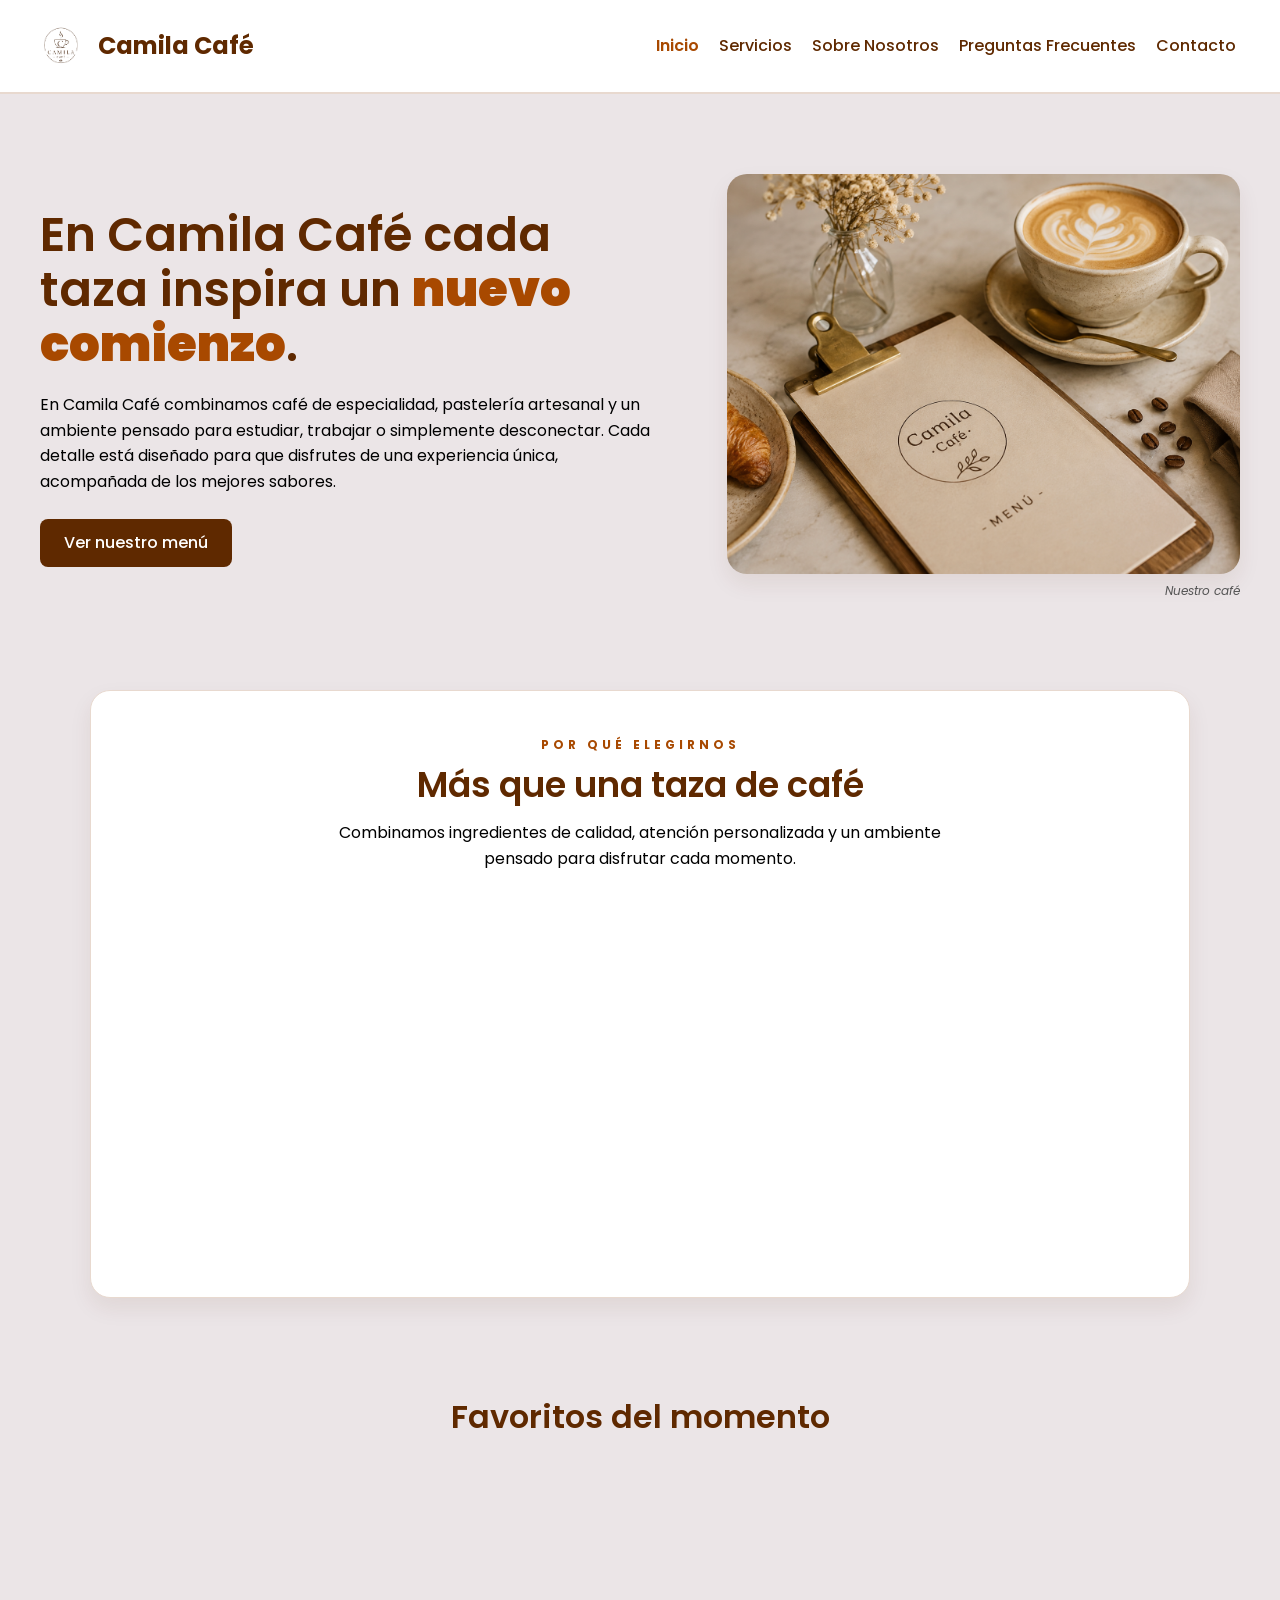
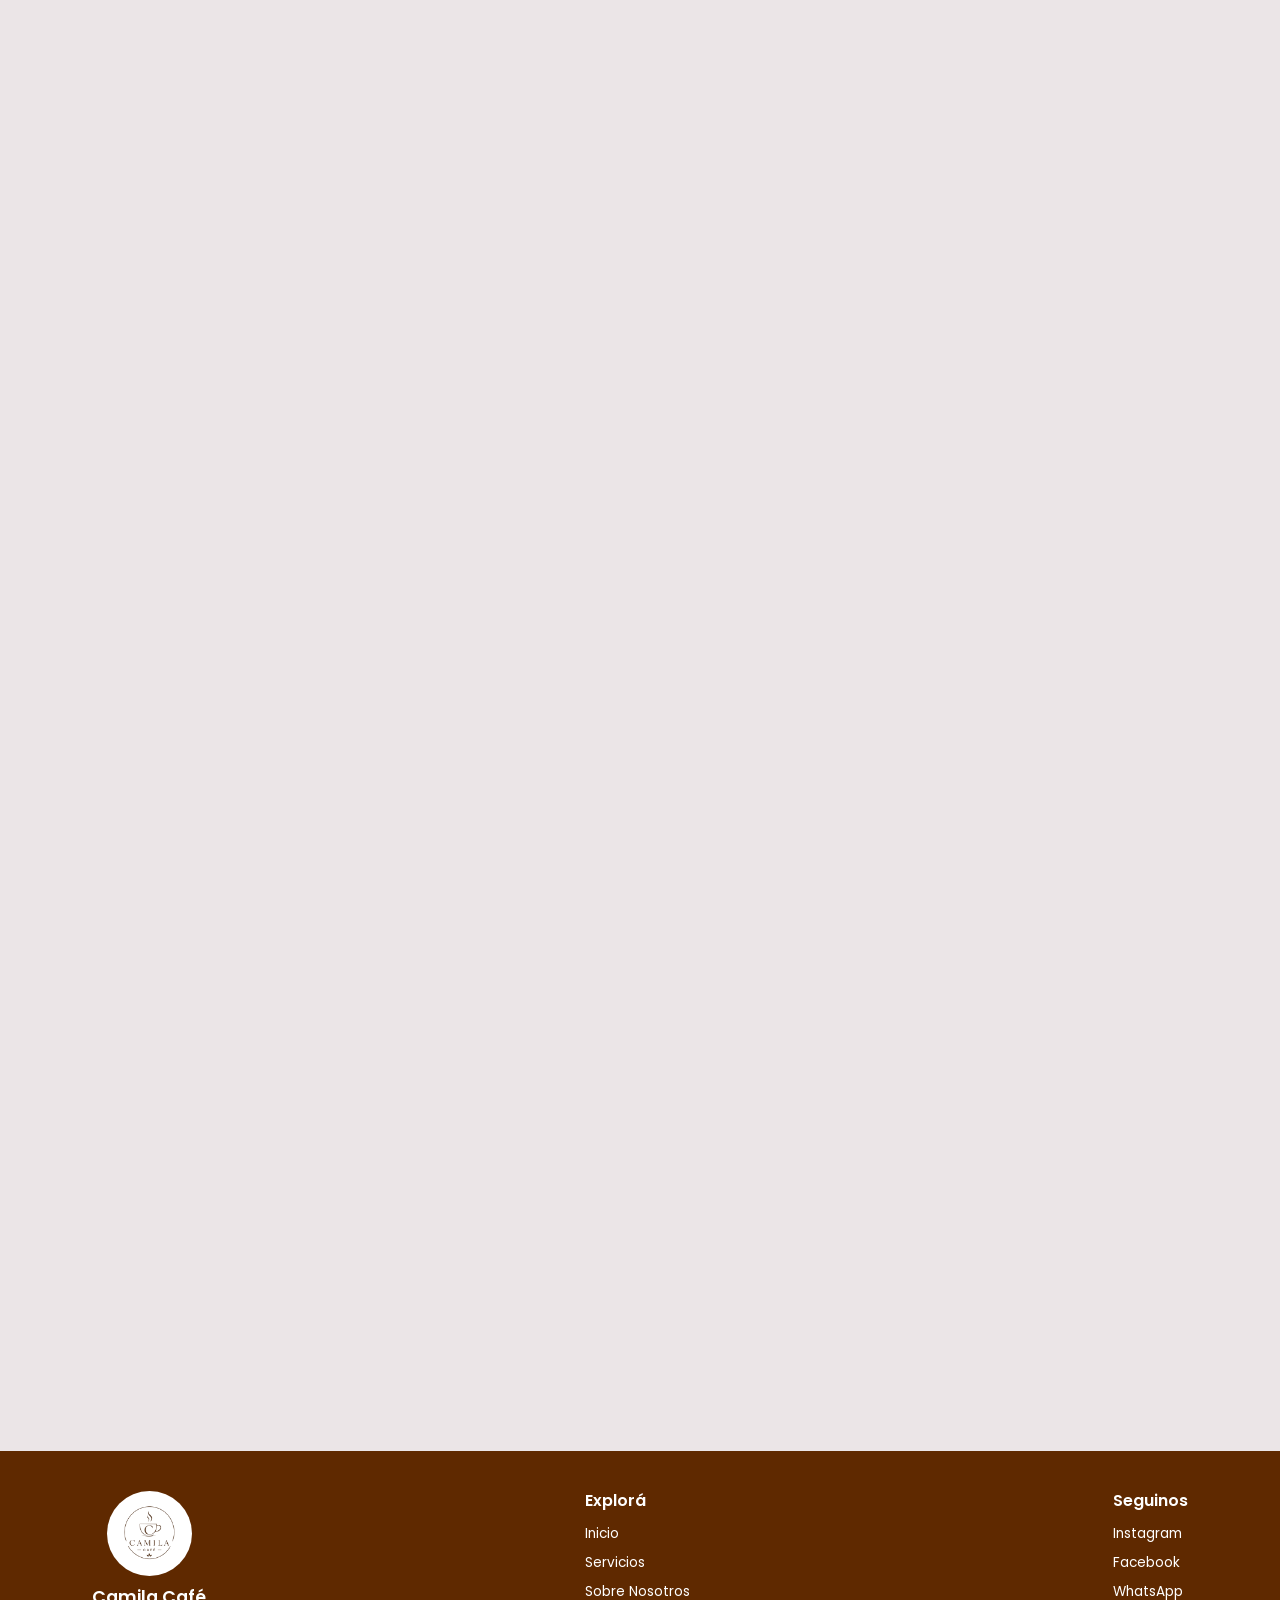
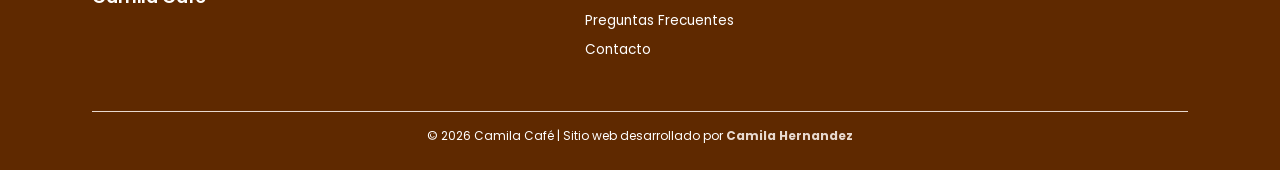
<file: index.html>
<!DOCTYPE html>
<html lang="es">

<head>
    <meta charset="UTF-8">
    <meta name="viewport" content="width=device-width, initial-scale=1.0">

    <title>Camila Café | Café de especialidad y pastelería artesanal</title>

    <!--ICONO FAVICON-->

    <link rel="icon" type="image/png" href="./assets/favicon-96x96.png" sizes="96x96" />
    <link rel="icon" type="image/svg+xml" href="./assets/favicon.svg" />
    <link rel="shortcut icon" href="./assets/favicon.ico" />
    <link rel="apple-touch-icon" sizes="180x180" href="./assets/apple-touch-icon.png" />
    <meta name="apple-mobile-web-app-title" content="Camila Café" />
    <link rel="manifest" href="./assets/site.webmanifest" />

    <!--METAS-->

    <meta name="description"
        content="Camila Café es un espacio cálido con café de especialidad, pastelería artesanal y opciones para disfrutar en el momento o llevar.">
    <meta name="keywords" content="Camila Café, café de especialidad, cafetería, café, pastelería">
    <meta name="author" content="Camila Hernandez">

    <!-- BOOTSTRAP CSS -->
    <link href="https://cdn.jsdelivr.net/npm/bootstrap@5.3.8/dist/css/bootstrap.min.css" rel="stylesheet"
        integrity="sha384-sRIl4kxILFvY47J16cr9ZwB07vP4J8+LH7qKQnuqkuIAvNWLzeN8tE5YBujZqJLB" crossorigin="anonymous">

    <!-- AOS -->

    <link href="https://unpkg.com/aos@2.3.1/dist/aos.css" rel="stylesheet">

    <!-- ANIMATE -->

    <link rel="stylesheet" href="https://cdnjs.cloudflare.com/ajax/libs/animate.css/4.1.1/animate.min.css" />

    <!-- MI CSS -->
    <link rel="stylesheet" href="./styles/style.css">

</head>

<body>

    <!-- ENCABEZADO -->
    <header>

        <!-- NAVBAR BOOTSTRAP -->
        <nav class="navbar navbar-expand-lg navbar-camila">

            <div class="container-fluid">

                <!-- LOGO Y NOMBRE -->
                <a class="navbar-brand logo" href="./index.html">
                    <img src="./assets/logo-camila-cafe-sin-fondo.png" alt="Logo de Camila Café">
                    <span>Camila Café</span>
                </a>

                <!-- BOTÓN HAMBURGUESA -->
                <button class="navbar-toggler" type="button" data-bs-toggle="collapse" data-bs-target="#menuCamila"
                    aria-controls="menuCamila" aria-expanded="false" aria-label="Abrir menú de navegación">

                    <span class="navbar-toggler-icon"></span>

                </button>

                <!-- ENLACES -->
                <div class="collapse navbar-collapse" id="menuCamila">

                    <ul class="navbar-nav ms-auto">

                        <li class="nav-item"><a class="nav-link active" aria-current="page"
                                href="./index.html">Inicio</a></li>
                        <li class="nav-item"><a class="nav-link" href="./pages/servicios.html">Servicios</a></li>
                        <li class="nav-item"><a class="nav-link" href="./pages/sobre-nosotros.html">Sobre Nosotros</a>
                        </li>
                        <li class="nav-item"><a class="nav-link" href="./pages/preguntas.html">Preguntas Frecuentes</a>
                        </li>
                        <li class="nav-item"><a class="nav-link" href="./pages/contacto.html">Contacto</a></li>

                    </ul>

                </div>

            </div>

        </nav>

    </header>

    <!--PAGINA PRINCIPAL-->

    <main>

        <!--HERO-->

        <section class="titulo-inicio">

            <div class="texto-inicio">

                <h1 class="animate__animated animate__fadeInLeft animate__slow">
                    En Camila Café cada taza inspira un <strong>nuevo comienzo</strong>.
                </h1>

                <p>
                    En Camila Café combinamos café de especialidad, pastelería artesanal y
                    un ambiente pensado para estudiar, trabajar o simplemente desconectar.
                    Cada detalle está diseñado para que disfrutes de una experiencia única,
                    acompañada de los mejores sabores.
                </p>

                <a href="./pages/servicios.html" class="boton-inicio">
                    Ver nuestro menú
                </a>

            </div>

            <figure class="imagen-inicio">
                <img src="./assets/cafe.png" alt="Taza de café de especialidad">
                <figcaption> Nuestro café</figcaption>
            </figure>

        </section>


        <!-- info principal-->
        <section class="porque-elegirnos">

            <div class="encabezado-seccion">
                <span>Por qué elegirnos</span>
                <h2>Más que una taza de café</h2>
                <p>
                    Combinamos ingredientes de calidad, atención personalizada
                    y un ambiente pensado para disfrutar cada momento.
                </p>
            </div>

            <div class="beneficios" data-aos="fade-up" data-aos-duration="500" data-aos-easing="ease-out-cubic">

                <article class="beneficio">
                    <h3>Café de especialidad</h3>
                    <p>Granos seleccionados y preparaciones cuidadas en cada taza.</p>
                </article>

                <article class="beneficio">
                    <h3>Pastelería artesanal</h3>
                    <p>Opciones dulces ideales para acompañar tu café favorito.</p>
                </article>

                <article class="beneficio">
                    <h3>Wi-Fi gratuito</h3>
                    <p>Un espacio cómodo para estudiar, trabajar o conectarte.</p>
                </article>

                <article class="beneficio">
                    <h3>Ambiente cálido</h3>
                    <p>Un rincón pensado para relajarte y disfrutar sin apuro.</p>
                </article>

                <article class="beneficio">
                    <h3>Opciones para llevar</h3>
                    <p>También podés disfrutar nuestros productos donde quieras.</p>
                </article>

                <article class="beneficio">
                    <h3>Atención personalizada</h3>
                    <p>Buscamos que cada visita sea especial, con una atención cercana y pensada para vos. </p>
                </article>

            </div>

        </section>

        <section class="nuestros-favoritos">
            <div class="encabezado-favoritos">
                <h2>Favoritos del momento</h2>
            </div>

            <div class="contenedor-favoritos" data-aos="fade-up" data-aos-duration="500"
                data-aos-easing="ease-out-cubic">

                <article class="favoritos">
                    <figure>
                        <img src="./assets/frapuchino.png" alt="Frappuccino de dulce de leche con crema batida">
                        <figcaption> Irresistible</figcaption>
                    </figure>

                    <div class="texto-favoritos">
                        <h3>Frapucchino de Dulce de Leche</h3>
                        <p>
                            Una combinación cremosa de café, hielo, leche y dulce de leche, coronada con crema batida y
                            salsa de dulce de leche para un sabor irresistible.
                        </p>

                    </div>


                </article>

                <article class="favoritos">
                    <figure>
                        <img src="./assets/cafe-moca.png" alt="Café moca con espresso, chocolate y leche">
                        <figcaption> Dulce</figcaption>
                    </figure>

                    <div class="texto-favoritos">
                        <h3>Café Moca </h3>
                        <p>
                            La mezcla perfecta entre espresso, chocolate y leche,
                            ideal para quienes disfrutan de un toque dulce.
                        </p>

                    </div>


                </article>

                <article class="favoritos">
                    <figure>
                        <img src="./assets/espresso.png" alt="Taza de café espresso">
                        <figcaption> Clásico</figcaption>
                    </figure>

                    <div class="texto-favoritos">
                        <h3>Café Espresso </h3>
                        <p>
                            Un clásico preparado con granos seleccionados, de aroma intenso y sabor equilibrado para los
                            amantes del café.
                        </p>

                    </div>


                </article>


            </div>




        </section>

        <!----- CARRUSEL ------->
        <section class="galeria" data-aos="fade-up" data-aos-duration="500" data-aos-easing="ease-out-cubic">

            <div class="encabezado-galeria">
                <span>Nuestro espacio</span>
                <h2>Viví la experiencia de Camila Café</h2>
                <p>
                    Un lugar pensado para disfrutar del café,
                    compartir momentos y sentirte como en casa.
                </p>
            </div>

            <!-- CAROUSEL BOOTSTRAP -->
            <div id="carouselCamila" class="carousel slide">

                <div class="carousel-inner">

                    <div class="carousel-item active">
                        <img src="./assets/frappuccino-torta-tostado.png" class="d-block w-100"
                            alt="Frappuccino, torta de chocolate y tostado en Camila Café">
                    </div>
                    <div class="carousel-item">
                        <img src="./assets/cafe-cheesecake.png" class="d-block w-100"
                            alt="Café con leche, porción de torta y croissant en Camila Café">
                    </div>
                    <div class="carousel-item">
                        <img src="./assets/cafe-pasteleria-tostado.png" class="d-block w-100"
                            alt="Variedad de cafés calientes y café frío en Camila Café">
                    </div>
                    <div class="carousel-item">
                        <img src="./assets/cafe-roll-canela.png" class="d-block w-100"
                            alt="Mesa con café y roll de canela en el interior de Camila Café">
                    </div>
                    <div class="carousel-item">
                        <img src="./assets/variedad-cafes.png" class="d-block w-100"
                            alt="Café con leche y cheesecake con frutos rojos en Camila Café">
                    </div>

                </div>

                <!-- FLECHA ANTERIOR -->
                <button class="carousel-control-prev" type="button" data-bs-target="#carouselCamila"
                    data-bs-slide="prev">

                    <span class="carousel-control-prev-icon" aria-hidden="true"></span>

                    <span class="visually-hidden">Anterior</span>

                </button>

                <!-- FLECHA SIGUIENTE -->
                <button class="carousel-control-next" type="button" data-bs-target="#carouselCamila"
                    data-bs-slide="next">

                    <span class="carousel-control-next-icon" aria-hidden="true"></span>

                    <span class="visually-hidden">Siguiente</span>

                </button>

            </div>

        </section>


    </main>

    <!-- PIE DE PAGINA-->

    <footer>

        <section class="pie">

            <div class="footerlogo">
                <figure>
                    <img src="./assets/logo-camila-cafe-sin-fondo.png" alt="Logo Camila Café">
                    <figcaption>

                        Camila Café

                    </figcaption>
                </figure>

            </div>



            <div class="footerlinks">
                <h3>Explorá</h3>
                <nav>
                    <ul>
                        <li><a href="./index.html">Inicio</a></li>
                        <li><a href="./pages/servicios.html">Servicios</a></li>
                        <li><a href="./pages/sobre-nosotros.html"> Sobre Nosotros</a></li>
                        <li><a href="./pages/preguntas.html">Preguntas Frecuentes</a></li>
                        <li><a href="./pages/contacto.html">Contacto</a></li>
                    </ul>
                </nav>

            </div>


            <div class="redes-pie">
                <h3>Seguinos</h3>
                <ul>
                    <li><a href="https://www.instagram.com/" target="_blank" rel="noopener noreferrer">Instagram</a>
                    </li>
                    <li><a href="https://www.facebook.com/" target="_blank" rel="noopener noreferrer">Facebook</a></li>
                    <li><a href="https://www.whatsapp.com/" target="_blank" rel="noopener noreferrer">WhatsApp</a></li>
                </ul>

            </div>

            <div class="copy">
                <p>
                    &copy; 2026 Camila Café | Sitio web desarrollado por <strong>Camila Hernandez</strong>
                </p>

            </div>

        </section>




    </footer>

    <!--AOS JS -->

    <script src="https://unpkg.com/aos@2.3.1/dist/aos.js"></script>
    <script>
        AOS.init();
    </script>

    <!-- BOOTSTRAP JS -->
    <script src="https://cdn.jsdelivr.net/npm/bootstrap@5.3.8/dist/js/bootstrap.bundle.min.js"
        integrity="sha384-FKyoEForCGlyvwx9Hj09JcYn3nv7wiPVlz7YYwJrWVcXK/BmnVDxM+D2scQbITxI" crossorigin="anonymous">
        </script>

</body>

</html>
</file>
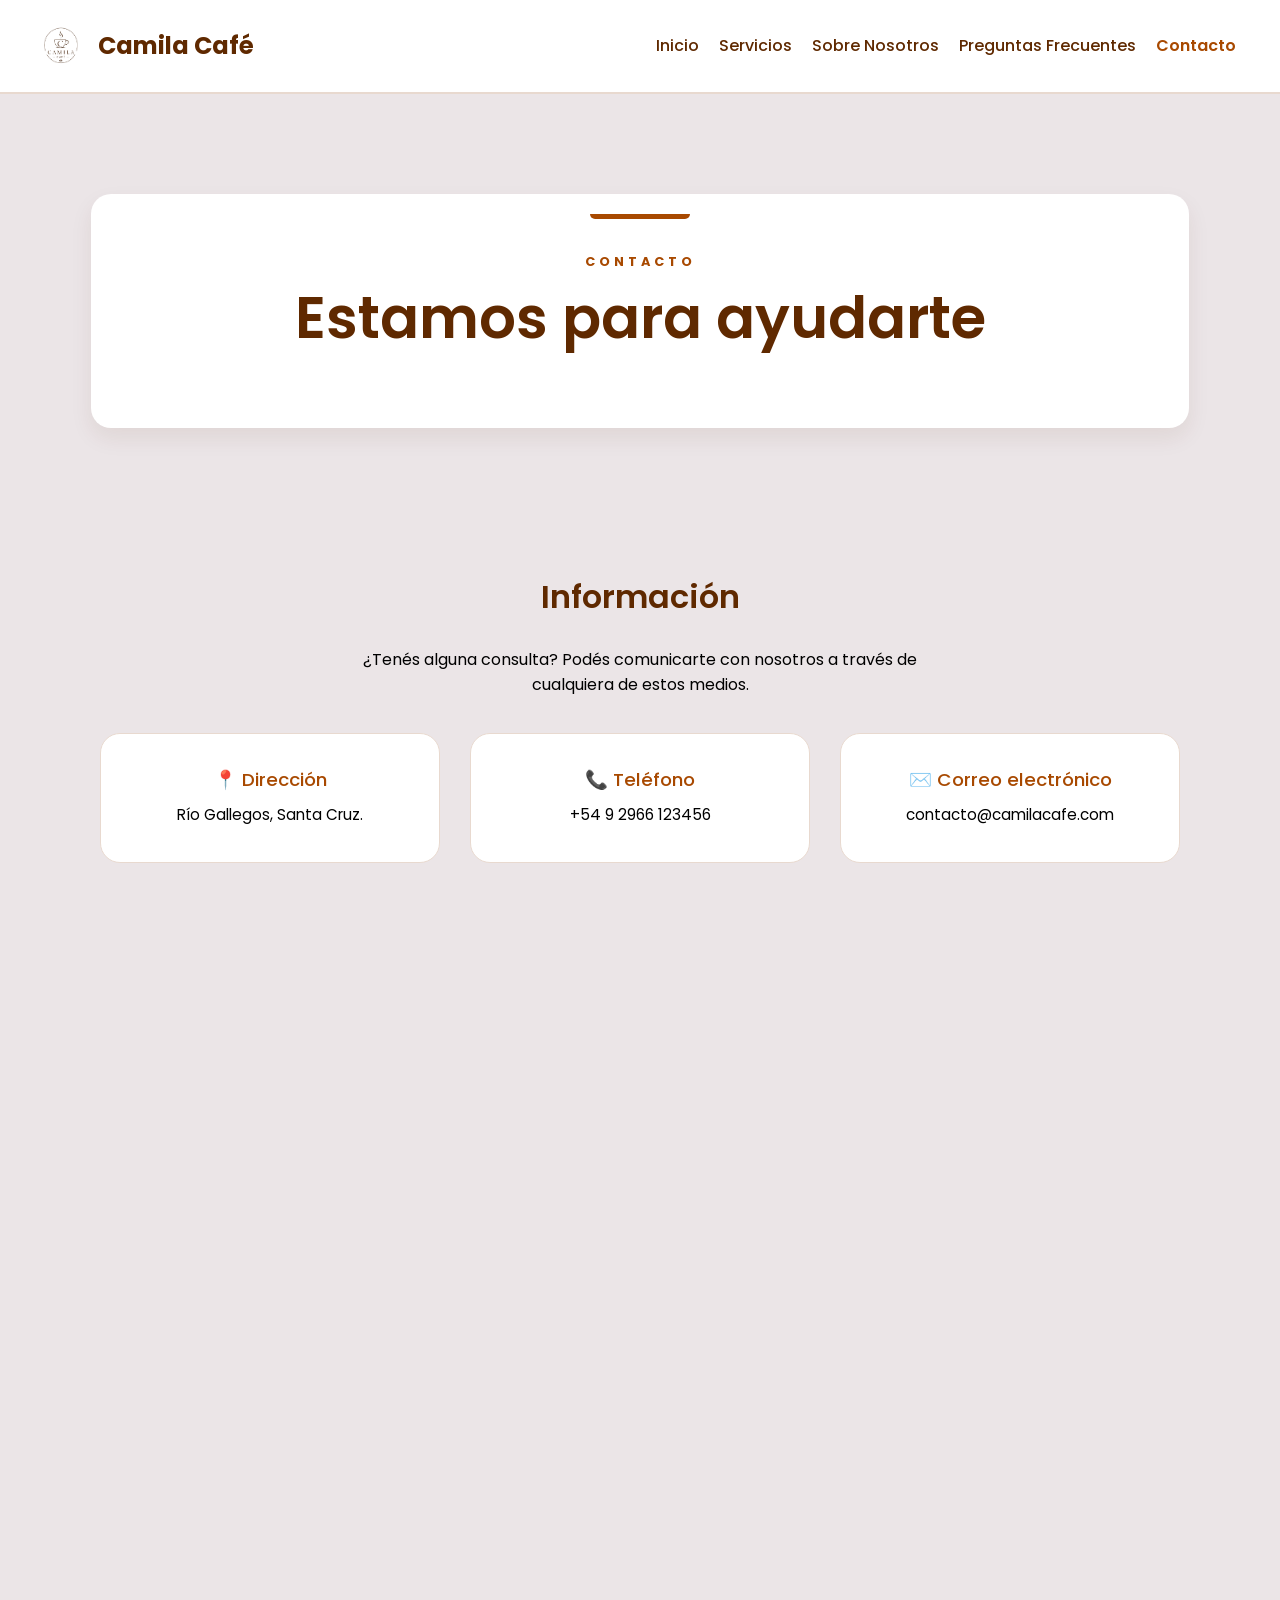
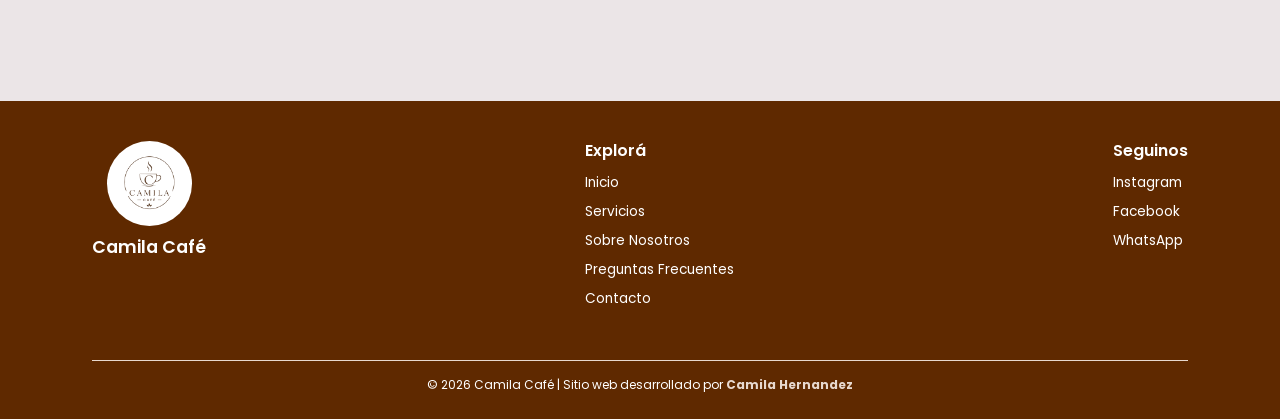
<file: pages/contacto.html>
<!DOCTYPE html>
<html lang="es">

<head>
    <meta charset="UTF-8">
    <meta name="viewport" content="width=device-width, initial-scale=1.0">

    <title>Camila Café | Contacto</title>

    <!--ICONO FAVICON-->

    <link rel="icon" type="image/png" href="../assets/favicon-96x96.png" sizes="96x96" />
    <link rel="icon" type="image/svg+xml" href="../assets/favicon.svg" />
    <link rel="shortcut icon" href="../assets/favicon.ico" />
    <link rel="apple-touch-icon" sizes="180x180" href="../assets/apple-touch-icon.png" />
    <meta name="apple-mobile-web-app-title" content="Camila Café" />
    <link rel="manifest" href="../assets/site.webmanifest" />

    <!--METAS-->

    <meta name="description"
        content="Contactate con Camila Café para realizar consultas y conocer más sobre nuestros productos, servicios y atención.">
    <meta name="keywords" content="Camila Café, café, contacto, teléfono, correo electrónico, información">
    <meta name="author" content="Camila Hernandez">

    <!-- BOOTSTRAP CSS -->
    <link href="https://cdn.jsdelivr.net/npm/bootstrap@5.3.8/dist/css/bootstrap.min.css" rel="stylesheet"
        integrity="sha384-sRIl4kxILFvY47J16cr9ZwB07vP4J8+LH7qKQnuqkuIAvNWLzeN8tE5YBujZqJLB" crossorigin="anonymous">

    <!-- AOS -->

    <link href="https://unpkg.com/aos@2.3.1/dist/aos.css" rel="stylesheet">

    <!-- ANIMATE -->

    <link rel="stylesheet" href="https://cdnjs.cloudflare.com/ajax/libs/animate.css/4.1.1/animate.min.css" />

    <!-- MI CSS -->
    <link rel="stylesheet" href="../styles/style.css">

</head>

<body>
    <!-- ENCABEZADO -->
    <header>

        <!-- NAVBAR BOOTSTRAP -->
        <nav class="navbar navbar-expand-lg navbar-camila">

            <div class="container-fluid">

                <!-- LOGO Y NOMBRE -->
                <a class="navbar-brand logo" href="../index.html">
                    <img src="../assets/logo-camila-cafe-sin-fondo.png" alt="Logo de Camila Café">
                    <span>Camila Café</span>
                </a>

                <!-- BOTÓN HAMBURGUESA -->
                <button class="navbar-toggler" type="button" data-bs-toggle="collapse" data-bs-target="#menuCamila"
                    aria-controls="menuCamila" aria-expanded="false" aria-label="Abrir menú de navegación">

                    <span class="navbar-toggler-icon"></span>

                </button>

                <!-- ENLACES -->
                <div class="collapse navbar-collapse" id="menuCamila">

                    <ul class="navbar-nav ms-auto">

                        <li class="nav-item"><a class="nav-link" href="../index.html">Inicio</a></li>
                        <li class="nav-item"><a class="nav-link" href="../pages/servicios.html">Servicios</a></li>
                        <li class="nav-item"><a class="nav-link" href="../pages/sobre-nosotros.html">Sobre Nosotros</a>
                        </li>
                        <li class="nav-item"><a class="nav-link" href="../pages/preguntas.html">Preguntas Frecuentes</a>
                        </li>
                        <li class="nav-item">
                            <a class="nav-link active" aria-current="page" href="../pages/contacto.html">
                                Contacto
                            </a>
                        </li>

                    </ul>

                </div>

            </div>

        </nav>

    </header>


    <!--PAGINA PRINCIPAL-->

    <main>
        <section class="contacto">

            <div class="contenedor">
                <h1> CONTACTO </h1>
                <h2> Estamos para ayudarte </h2>

            </div>

        </section>

        <section class="informacion">

            <h2> Información </h2>

            <p class="texto-info">
                ¿Tenés alguna consulta? Podés comunicarte con nosotros a través de cualquiera de estos medios.
            </p>

            <div class="contenedor-informacion" data-aos="fade-up" data-aos-duration="500"
                data-aos-easing="ease-out-cubic">


                <article class="ubis">

                    <h3> 📍 Dirección </h3>
                    <p>Río Gallegos, Santa Cruz.</p>


                </article>

                <article class="ubis">

                    <h3>📞 Teléfono</h3>
                    <p>+54 9 2966 123456</p>

                </article>

                <article class="ubis">

                    <h3> ✉️ Correo electrónico </h3>
                    <p>contacto@camilacafe.com</p>

                </article>

            </div>



        </section>

        <section class="formulario" data-aos="zoom-in" data-aos-duration="500" data-aos-easing="ease-out-cubic">

            <h2> Contactanos </h2>

            <form action="#" method="post">

                <div class="informaciondecontacto">
                    <label for="nombre">Nombre</label>
                    <input type="text" id="nombre" name="nombre" required>
                </div>

                <div class="informaciondecontacto">
                    <label for="email">Correo electrónico</label>
                    <input type="email" id="email" name="email" required>
                </div>

                <div class="informaciondecontacto">
                    <label for="asunto">Asunto</label>
                    <input type="text" id="asunto" name="asunto" required>
                </div>

                <div class="informaciondecontacto">
                    <label for="mensaje">Mensaje</label>
                    <textarea id="mensaje" name="mensaje" rows="6" required></textarea>
                </div>

                <button type="submit" class="boton-formulario">Enviar mensaje</button>

            </form>


        </section>

    </main>

    <!--PIE DE PAGINA-->
    <footer>

        <section class="pie">

            <div class="footerlogo">
                <figure>
                    <img src="../assets/logo-camila-cafe-sin-fondo.png" alt="Logo Camila Café">
                    <figcaption>
                        Camila Café
                    </figcaption>
                </figure>

            </div>

            <div class="footerlinks">
                <h3>Explorá</h3>
                <nav>
                    <ul>
                        <li><a href="../index.html">Inicio</a></li>
                        <li><a href="../pages/servicios.html">Servicios</a></li>
                        <li><a href="../pages/sobre-nosotros.html"> Sobre Nosotros</a></li>
                        <li><a href="../pages/preguntas.html">Preguntas Frecuentes</a></li>
                        <li><a href="../pages/contacto.html">Contacto</a></li>
                    </ul>
                </nav>

            </div>


            <div class="redes-pie">
                <h3>Seguinos</h3>
                <ul>
                    <li><a href="https://www.instagram.com/" target="_blank" rel="noopener noreferrer">Instagram</a>
                    </li>
                    <li><a href="https://www.facebook.com/" target="_blank" rel="noopener noreferrer">Facebook</a></li>
                    <li><a href="https://www.whatsapp.com/" target="_blank" rel="noopener noreferrer">WhatsApp</a></li>
                </ul>

            </div>

            <div class="copy">
                <p>
                    &copy; 2026 Camila Café | Sitio web desarrollado por <strong>Camila Hernandez</strong>
                </p>

            </div>

        </section>


    </footer>

    <!--AOS JS -->

    <script src="https://unpkg.com/aos@2.3.1/dist/aos.js"></script>
    <script>
        AOS.init();
    </script>

    <!-- BOOTSTRAP JS -->
    <script src="https://cdn.jsdelivr.net/npm/bootstrap@5.3.8/dist/js/bootstrap.bundle.min.js"
        integrity="sha384-FKyoEForCGlyvwx9Hj09JcYn3nv7wiPVlz7YYwJrWVcXK/BmnVDxM+D2scQbITxI" crossorigin="anonymous">
        </script>



</body>

</html>
</file>
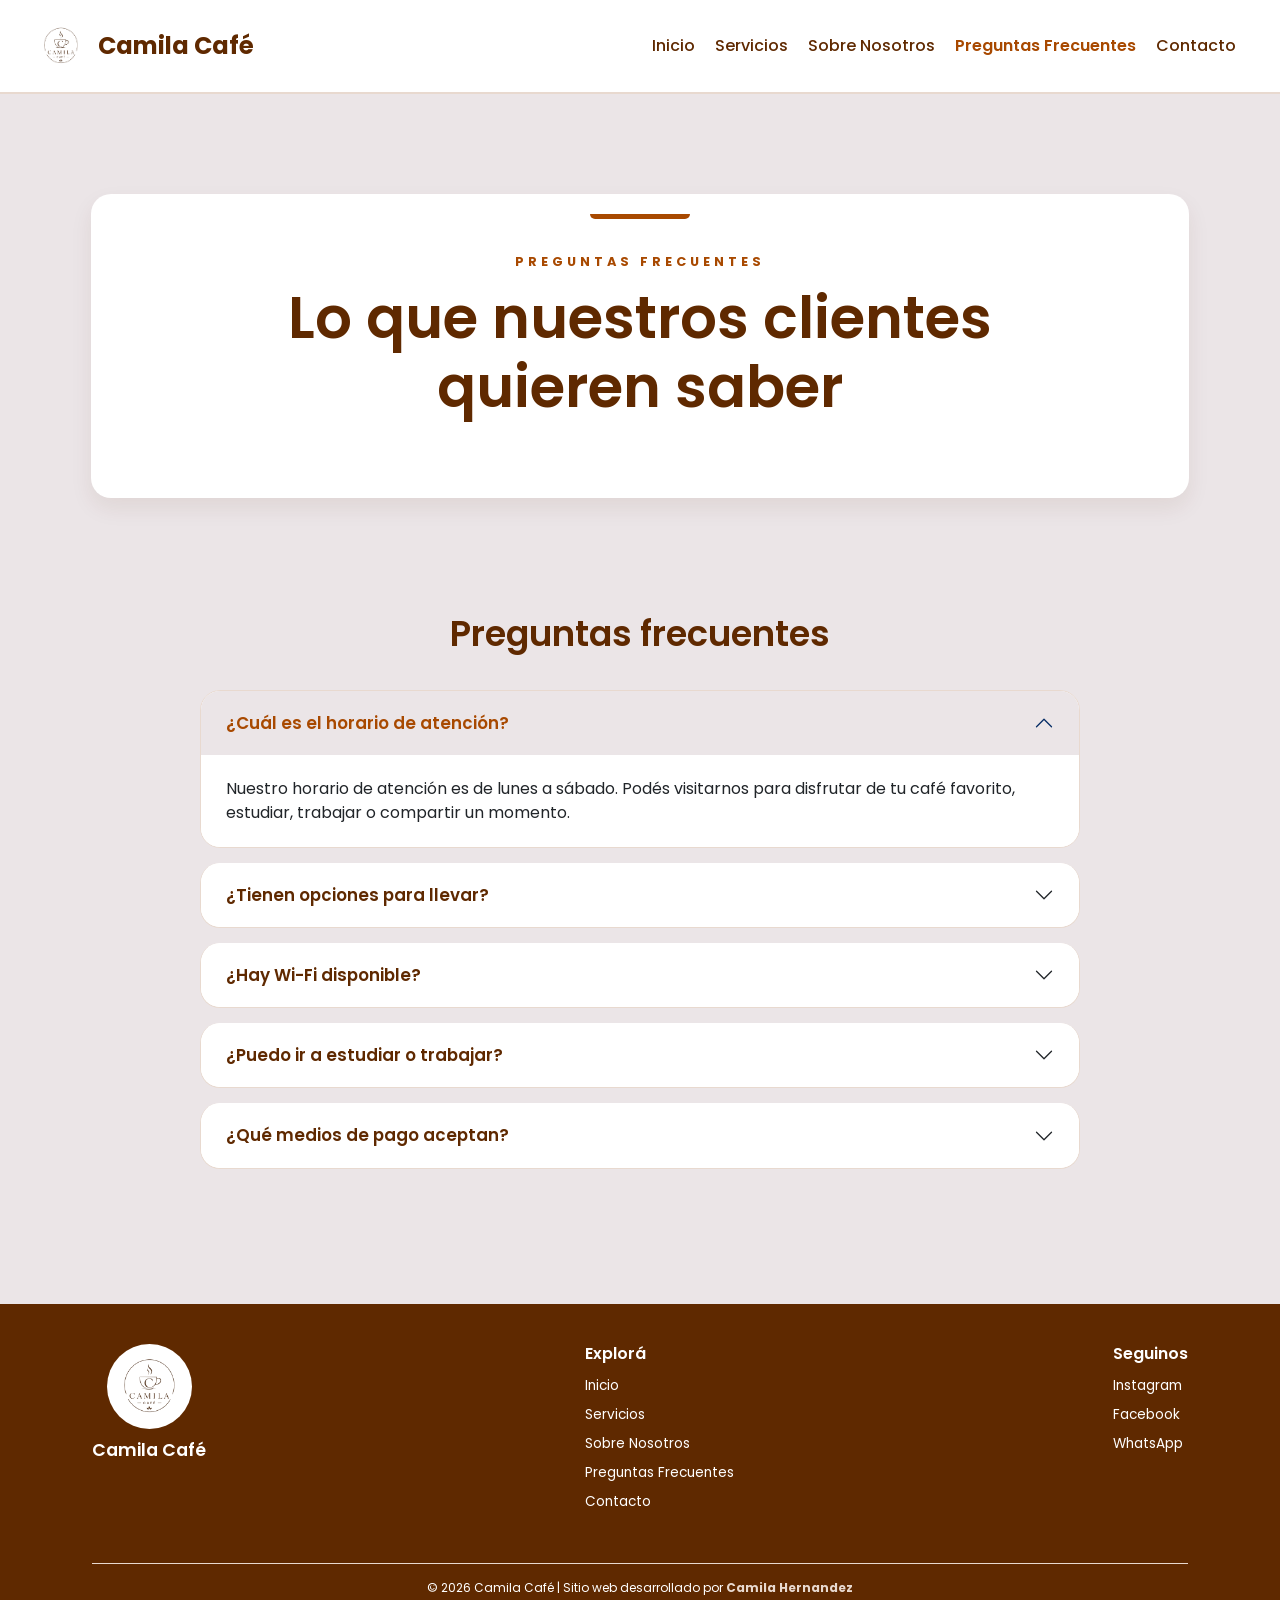
<file: pages/preguntas.html>
<!DOCTYPE html>
<html lang="es">

<head>
    <meta charset="UTF-8">
    <meta name="viewport" content="width=device-width, initial-scale=1.0">

    <title>Camila Café | Preguntas Frecuentes</title>

    <!--ICONO FAVICON-->

    <link rel="icon" type="image/png" href="../assets/favicon-96x96.png" sizes="96x96" />
    <link rel="icon" type="image/svg+xml" href="../assets/favicon.svg" />
    <link rel="shortcut icon" href="../assets/favicon.ico" />
    <link rel="apple-touch-icon" sizes="180x180" href="../assets/apple-touch-icon.png" />
    <meta name="apple-mobile-web-app-title" content="Camila Café" />
    <link rel="manifest" href="../assets/site.webmanifest" />

    <!--METAS-->

    <meta name="description"
        content="Encontrá respuestas a las preguntas frecuentes sobre Camila Café, nuestros productos, servicios y opciones disponibles.">
    <meta name="keywords"
        content="Camila Café, cafetería, café, pastelería, preguntas frecuentes, servicios, productos">
    <meta name="author" content="Camila Hernandez">




    <!-- BOOTSTRAP CSS -->
    <link href="https://cdn.jsdelivr.net/npm/bootstrap@5.3.8/dist/css/bootstrap.min.css" rel="stylesheet"
        integrity="sha384-sRIl4kxILFvY47J16cr9ZwB07vP4J8+LH7qKQnuqkuIAvNWLzeN8tE5YBujZqJLB" crossorigin="anonymous">

    <!-- AOS -->

    <link href="https://unpkg.com/aos@2.3.1/dist/aos.css" rel="stylesheet">

    <!-- ANIMATE -->

    <link rel="stylesheet" href="https://cdnjs.cloudflare.com/ajax/libs/animate.css/4.1.1/animate.min.css" />

    <!-- MI CSS -->
    <link rel="stylesheet" href="../styles/style.css">

</head>

<body>
    <!-- ENCABEZADO -->
    <header>

        <!-- NAVBAR BOOTSTRAP -->
        <nav class="navbar navbar-expand-lg navbar-camila">

            <div class="container-fluid">

                <!-- LOGO Y NOMBRE -->
                <a class="navbar-brand logo" href="../index.html">
                    <img src="../assets/logo-camila-cafe-sin-fondo.png" alt="Logo de Camila Café">
                    <span>Camila Café</span>
                </a>

                <!-- BOTÓN HAMBURGUESA -->
                <button class="navbar-toggler" type="button" data-bs-toggle="collapse" data-bs-target="#menuCamila"
                    aria-controls="menuCamila" aria-expanded="false" aria-label="Abrir menú de navegación">

                    <span class="navbar-toggler-icon"></span>

                </button>

                <!-- ENLACES -->
                <div class="collapse navbar-collapse" id="menuCamila">

                    <ul class="navbar-nav ms-auto">

                        <li class="nav-item"><a class="nav-link" href="../index.html">Inicio</a></li>
                        <li class="nav-item"><a class="nav-link" href="../pages/servicios.html">Servicios</a></li>
                        <li class="nav-item"><a class="nav-link" href="../pages/sobre-nosotros.html">Sobre Nosotros</a>
                        </li>
                        <li class="nav-item"><a class="nav-link active" aria-current="page"
                                href="../pages/preguntas.html">Preguntas Frecuentes</a>
                        </li>
                        <li class="nav-item"><a class="nav-link" href="../pages/contacto.html">Contacto</a></li>

                    </ul>

                </div>

            </div>

        </nav>

    </header>

    <!--PAGINA PRINCIPAL-->
    <main>

        <section class="preguntas">

            <div class="contenedor">
                <h1> PREGUNTAS FRECUENTES </h1>
                <h2> Lo que nuestros clientes quieren saber </h2>

            </div>

        </section>



        <section class="preguntas-frecuentes" data-aos="fade-up" data-aos-duration="500"
            data-aos-easing="ease-out-cubic">

            <h2>Preguntas frecuentes</h2>

            <div class="accordion" id="accordionPreguntas">

                <!-- PREGUNTA 1 -->
                <div class="accordion-item">

                    <h3 class="accordion-header">
                        <button class="accordion-button" type="button" data-bs-toggle="collapse"
                            data-bs-target="#preguntaUno" aria-expanded="true" aria-controls="preguntaUno">

                            ¿Cuál es el horario de atención?

                        </button>
                    </h3>

                    <div id="preguntaUno" class="accordion-collapse collapse show" data-bs-parent="#accordionPreguntas">

                        <div class="accordion-body">
                            Nuestro horario de atención es de lunes a sábado.
                            Podés visitarnos para disfrutar de tu café favorito,
                            estudiar, trabajar o compartir un momento.
                        </div>

                    </div>

                </div>


                <!-- PREGUNTA 2 -->
                <div class="accordion-item">

                    <h3 class="accordion-header">
                        <button class="accordion-button collapsed" type="button" data-bs-toggle="collapse"
                            data-bs-target="#preguntaDos" aria-expanded="false" aria-controls="preguntaDos">

                            ¿Tienen opciones para llevar?

                        </button>
                    </h3>

                    <div id="preguntaDos" class="accordion-collapse collapse" data-bs-parent="#accordionPreguntas">

                        <div class="accordion-body">
                            Sí. Podés pedir nuestros cafés, bebidas y productos
                            de pastelería para llevar y disfrutarlos donde quieras.
                        </div>

                    </div>

                </div>


                <!-- PREGUNTA 3 -->
                <div class="accordion-item">

                    <h3 class="accordion-header">
                        <button class="accordion-button collapsed" type="button" data-bs-toggle="collapse"
                            data-bs-target="#preguntaTres" aria-expanded="false" aria-controls="preguntaTres">

                            ¿Hay Wi-Fi disponible?

                        </button>
                    </h3>

                    <div id="preguntaTres" class="accordion-collapse collapse" data-bs-parent="#accordionPreguntas">

                        <div class="accordion-body">
                            Sí. Contamos con Wi-Fi gratuito para nuestros clientes.
                        </div>

                    </div>

                </div>


                <!-- PREGUNTA 4 -->
                <div class="accordion-item">

                    <h3 class="accordion-header">
                        <button class="accordion-button collapsed" type="button" data-bs-toggle="collapse"
                            data-bs-target="#preguntaCuatro" aria-expanded="false" aria-controls="preguntaCuatro">

                            ¿Puedo ir a estudiar o trabajar?

                        </button>
                    </h3>

                    <div id="preguntaCuatro" class="accordion-collapse collapse" data-bs-parent="#accordionPreguntas">

                        <div class="accordion-body">
                            Claro. Camila Café está pensado como un espacio cómodo
                            y tranquilo donde podés estudiar, trabajar o simplemente
                            disfrutar de una pausa.
                        </div>

                    </div>

                </div>


                <!-- PREGUNTA 5 -->
                <div class="accordion-item">

                    <h3 class="accordion-header">
                        <button class="accordion-button collapsed" type="button" data-bs-toggle="collapse"
                            data-bs-target="#preguntaCinco" aria-expanded="false" aria-controls="preguntaCinco">

                            ¿Qué medios de pago aceptan?

                        </button>
                    </h3>

                    <div id="preguntaCinco" class="accordion-collapse collapse" data-bs-parent="#accordionPreguntas">

                        <div class="accordion-body">
                            Aceptamos efectivo, tarjetas de débito y crédito,
                            y pagos mediante transferencia.
                        </div>

                    </div>

                </div>

            </div>

        </section>


    </main>

    <!--PIE DE PAGINA-->
    <footer>

        <section class="pie">

            <div class="footerlogo">
                <figure>
                    <img src="../assets/logo-camila-cafe-sin-fondo.png" alt="Logo Camila Café">
                    <figcaption> Camila Café
                    </figcaption>
                </figure>

            </div>

            <div class="footerlinks">
                <h3>Explorá</h3>
                <nav>
                    <ul>
                        <li><a href="../index.html">Inicio</a></li>
                        <li><a href="../pages/servicios.html">Servicios</a></li>
                        <li><a href="../pages/sobre-nosotros.html"> Sobre Nosotros</a></li>
                        <li><a href="../pages/preguntas.html">Preguntas Frecuentes</a></li>
                        <li><a href="../pages/contacto.html">Contacto</a></li>
                    </ul>
                </nav>

            </div>


            <div class="redes-pie">
                <h3>Seguinos</h3>
                <ul>
                    <li><a href="https://www.instagram.com/" target="_blank" rel="noopener noreferrer">Instagram</a>
                    </li>
                    <li><a href="https://www.facebook.com/" target="_blank" rel="noopener noreferrer">Facebook</a></li>
                    <li><a href="https://www.whatsapp.com/" target="_blank" rel="noopener noreferrer">WhatsApp</a></li>
                </ul>

            </div>

            <div class="copy">
                <p>
                    &copy; 2026 Camila Café | Sitio web desarrollado por <strong>Camila Hernandez</strong>
                </p>

            </div>

        </section>


    </footer>

    <!--AOS JS -->

    <script src="https://unpkg.com/aos@2.3.1/dist/aos.js"></script>
    <script>
        AOS.init();
    </script>

    <!-- BOOTSTRAP JS -->
    <script src="https://cdn.jsdelivr.net/npm/bootstrap@5.3.8/dist/js/bootstrap.bundle.min.js"
        integrity="sha384-FKyoEForCGlyvwx9Hj09JcYn3nv7wiPVlz7YYwJrWVcXK/BmnVDxM+D2scQbITxI" crossorigin="anonymous">
        </script>



</body>

</html>
</file>
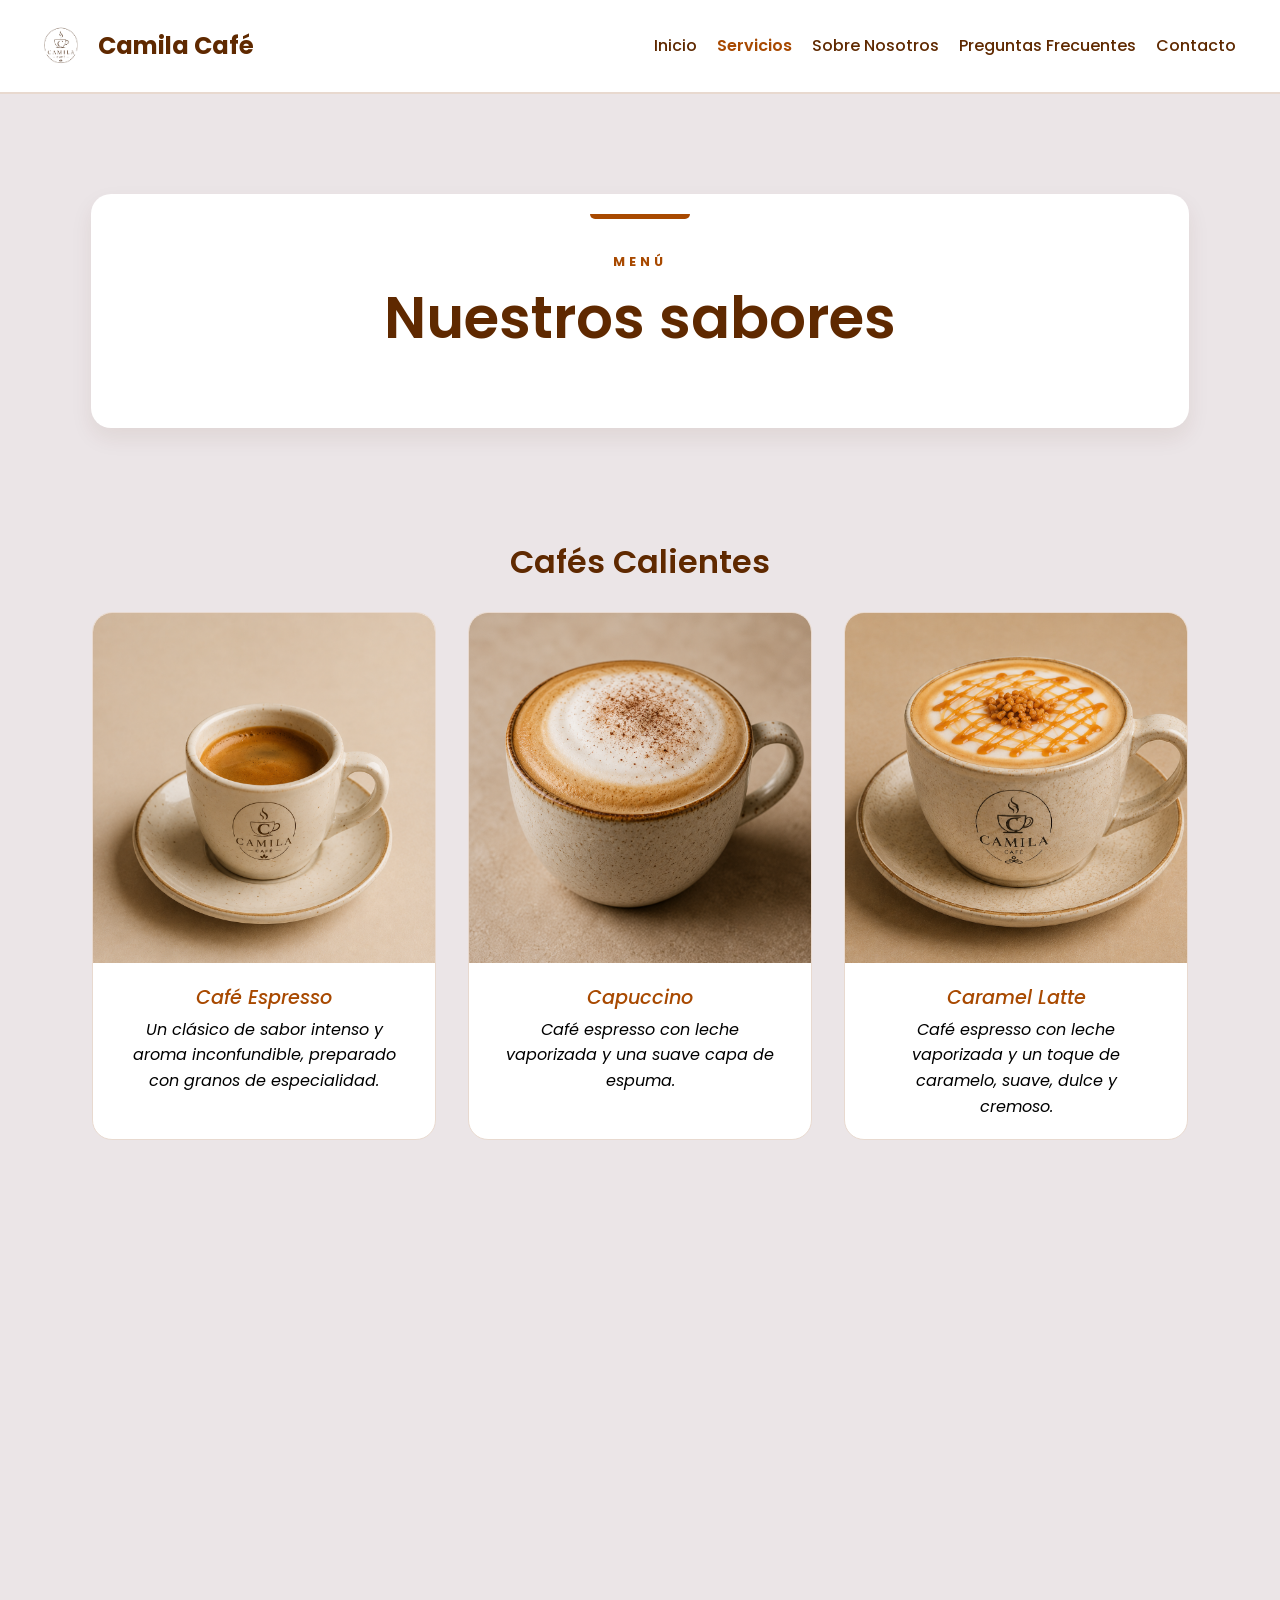
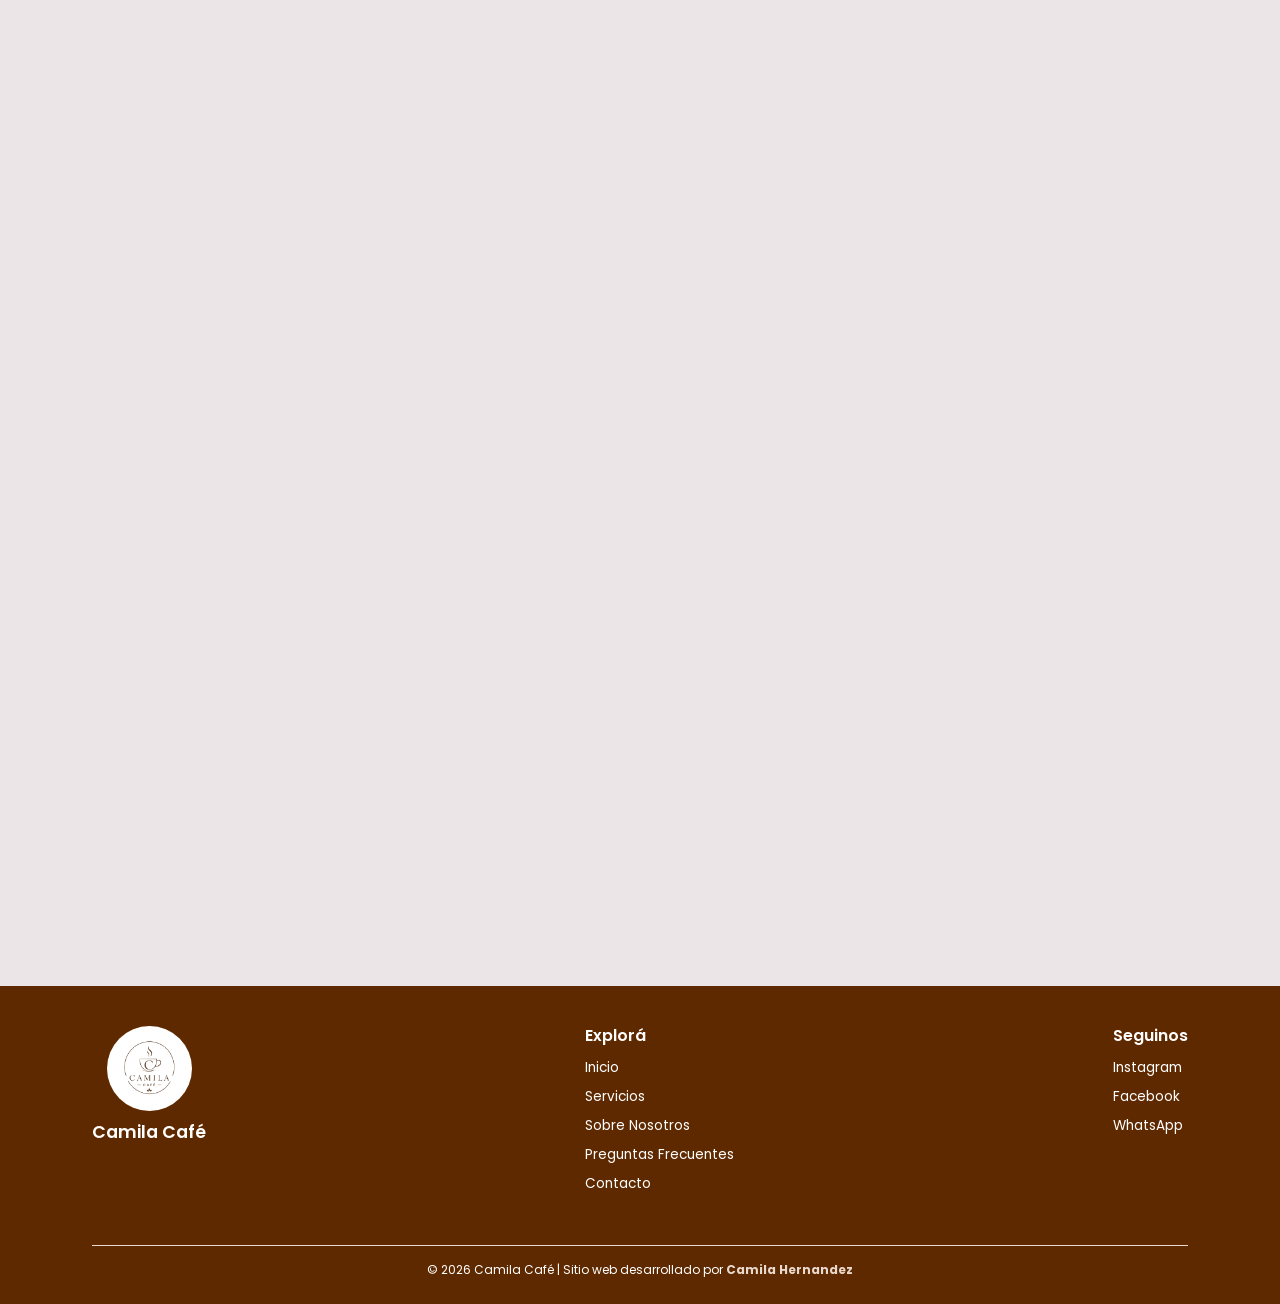
<file: pages/servicios.html>
<!DOCTYPE html>
<html lang="es">

<head>
    <meta charset="UTF-8">
    <meta name="viewport" content="width=device-width, initial-scale=1.0">

    <title>Camila Café | Cafés y pastelería</title>

    <!--ICONO FAVICON-->

    <link rel="icon" type="image/png" href="../assets/favicon-96x96.png" sizes="96x96" />
    <link rel="icon" type="image/svg+xml" href="../assets/favicon.svg" />
    <link rel="shortcut icon" href="../assets/favicon.ico" />
    <link rel="apple-touch-icon" sizes="180x180" href="../assets/apple-touch-icon.png" />
    <meta name="apple-mobile-web-app-title" content="Camila Café" />
    <link rel="manifest" href="../assets/site.webmanifest" />

    <!--METAS-->

    <meta name="description"
        content="Descubrí los sabores de Camila Café: cafés calientes, cafés fríos y pastelería artesanal preparados para disfrutar en cada momento.">
    <meta name="keywords"
        content="Camila Café, café de especialidad, cafetería, café, cafés calientes, cafés fríos, pastelería">
    <meta name="author" content="Camila Hernandez">



    <!-- BOOTSTRAP CSS -->
    <link href="https://cdn.jsdelivr.net/npm/bootstrap@5.3.8/dist/css/bootstrap.min.css" rel="stylesheet"
        integrity="sha384-sRIl4kxILFvY47J16cr9ZwB07vP4J8+LH7qKQnuqkuIAvNWLzeN8tE5YBujZqJLB" crossorigin="anonymous">

    <!-- AOS -->

    <link href="https://unpkg.com/aos@2.3.1/dist/aos.css" rel="stylesheet">

    <!-- ANIMATE -->

    <link rel="stylesheet" href="https://cdnjs.cloudflare.com/ajax/libs/animate.css/4.1.1/animate.min.css" />

    <!-- MI CSS -->
    <link rel="stylesheet" href="../styles/style.css">

</head>

<body>
    <!-- ENCABEZADO -->
    <header>

        <!-- NAVBAR BOOTSTRAP -->
        <nav class="navbar navbar-expand-lg navbar-camila">

            <div class="container-fluid">

                <!-- LOGO Y NOMBRE -->
                <a class="navbar-brand logo" href="../index.html">
                    <img src="../assets/logo-camila-cafe-sin-fondo.png" alt="Logo de Camila Café">
                    <span>Camila Café</span>
                </a>

                <!-- BOTÓN HAMBURGUESA -->
                <button class="navbar-toggler" type="button" data-bs-toggle="collapse" data-bs-target="#menuCamila"
                    aria-controls="menuCamila" aria-expanded="false" aria-label="Abrir menú de navegación">

                    <span class="navbar-toggler-icon"></span>

                </button>

                <!-- ENLACES -->
                <div class="collapse navbar-collapse" id="menuCamila">

                    <ul class="navbar-nav ms-auto">

                        <li class="nav-item"><a class="nav-link" href="../index.html">Inicio</a></li>
                        <li class="nav-item"><a class="nav-link active" aria-current="page"
                                href="../pages/servicios.html">Servicios</a></li>
                        <li class="nav-item"><a class="nav-link" href="../pages/sobre-nosotros.html">Sobre Nosotros</a>
                        </li>
                        <li class="nav-item"><a class="nav-link" href="../pages/preguntas.html">Preguntas Frecuentes</a>
                        </li>
                        <li class="nav-item"><a class="nav-link" href="../pages/contacto.html">Contacto</a></li>

                    </ul>

                </div>

            </div>

        </nav>

    </header>


    <!--PAGINA PRINCIPAL-->

    <main>

        <section class="menu">

            <div class="contenedor">
                <h1> MENÚ </h1>
                <h2> Nuestros sabores </h2>

            </div>

        </section>

        <section class="cafe-caliente">

            <h2> Cafés Calientes</h2>

            <div class="contenedor-calientes" data-aos="zoom-out-up" data-aos-easing="ease-in-back" data-aos-delay="50"
                data-aos-duration="1000">
                <article class="calientes">
                    <figure>
                        <img src="../assets/espresso.png" alt=" Café espresso">
                        <figcaption>
                            <h3>Café Espresso</h3>
                            <p>Un clásico de sabor intenso y aroma inconfundible, preparado con granos de especialidad.
                            </p>

                        </figcaption>
                    </figure>

                </article>


                <article class="calientes">

                    <figure>
                        <img src="../assets/capuccino.png" alt="Capuccino con leche vaporizada y espuma">
                        <figcaption>
                            <h3>Capuccino</h3>
                            <p>Café espresso con leche vaporizada y una suave capa de espuma.</p>
                        </figcaption>
                    </figure>



                </article>

                <article class="calientes">

                    <figure>
                        <img src="../assets/caramel-latte.png" alt="Caramel latte con leche y caramelo">
                        <figcaption>
                            <h3>Caramel Latte</h3>
                            <p>Café espresso con leche vaporizada y un toque de caramelo, suave, dulce y cremoso.</p>
                        </figcaption>
                    </figure>



                </article>


            </div>

        </section>

        <section class="cafe-frio" data-aos="zoom-out-up" data-aos-easing="ease-in-back" data-aos-delay="50"
            data-aos-duration="1000">
            <h2> Cafés Fríos</h2>

            <div class="contenedor-frios">
                <article class="frio">

                    <figure>
                        <img src="../assets/cafe-moca.png" alt="Café moca con chocolate y crema batida">
                        <figcaption>
                            <h3> Cafe Moca</h3>
                            <p>Espresso, chocolate y leche, acompañado de crema batida.</p>
                        </figcaption>
                    </figure>



                </article>

                <article class="frio">

                    <figure>
                        <img src="../assets/frapuchino.png" alt="Frappuccino de dulce de leche con crema batida">
                        <figcaption>
                            <h3> Frapuchino de Dulce de Leche</h3>
                            <p>Café, hielo y dulce de leche licuados, acompañado de crema batida.</p>
                        </figcaption>
                    </figure>



                </article>

                <article class="frio">

                    <figure>
                        <img src="../assets/cold-brew.png" alt="Cold brew servido con hielo">
                        <figcaption>
                            <h3>Cold Brew</h3>
                            <p>Café infusionado en frío durante varias horas para lograr un sabor suave y refrescante.
                            </p>

                        </figcaption>
                    </figure>


                </article>


            </div>




        </section>

        <section class="pasteleria" data-aos="zoom-out-up" data-aos-easing="ease-in-back" data-aos-delay="50"
            data-aos-duration="1000">
            <h2> Pastelería</h2>

            <div class="contenedor-tortas">

                <article class="tortas">

                    <figure>
                        <img src="../assets/cheesecake.png" alt="Porción de cheesecake con frutos rojos">
                        <figcaption>
                            <h3> Cheesecake</h3>
                            <p> Queso crema y reduccion de frutos rojos.</p>
                        </figcaption>
                    </figure>


                </article>

                <article class="tortas">
                    <figure>
                        <img src="../assets/chocotorta.png" alt="Porción de chocotorta con dulce de leche y chocolate">
                        <figcaption>
                            <h3> Chocotorta</h3>
                            <p> Galletas de chocolate, crema de dulce de leche y ganache de chocolate semiamargo.</p>
                        </figcaption>
                    </figure>


                </article>

                <article class="tortas">
                    <figure>
                        <img src="../assets/roll-canela.png" alt="Roll de canela con glaseado">
                        <figcaption>
                            <h3> Rolls de Canela</h3>
                            <p> Masa dulce con canela y glaseado de manteca y vainilla.</p>
                        </figcaption>
                    </figure>


                </article>
            </div>

        </section>

    </main>

    <!--PIE DE PAGINA-->
    <footer>

        <section class="pie">

            <div class="footerlogo">
                <figure>
                    <img src="../assets/logo-camila-cafe-sin-fondo.png" alt="Logo Camila Café">
                    <figcaption>
                        Camila Café
                    </figcaption>
                </figure>

            </div>

            <div class="footerlinks">
                <h3>Explorá</h3>
                <nav>
                    <ul>
                        <li><a href="../index.html">Inicio</a></li>
                        <li><a href="../pages/servicios.html">Servicios</a></li>
                        <li><a href="../pages/sobre-nosotros.html"> Sobre Nosotros</a></li>
                        <li><a href="../pages/preguntas.html">Preguntas Frecuentes</a></li>
                        <li><a href="../pages/contacto.html">Contacto</a></li>
                    </ul>
                </nav>

            </div>


            <div class="redes-pie">
                <h3>Seguinos</h3>
                <ul>
                    <li><a href="https://www.instagram.com/" target="_blank" rel="noopener noreferrer">Instagram</a>
                    </li>
                    <li><a href="https://www.facebook.com/" target="_blank" rel="noopener noreferrer">Facebook</a></li>
                    <li><a href="https://www.whatsapp.com/" target="_blank" rel="noopener noreferrer">WhatsApp</a></li>
                </ul>

            </div>

            <div class="copy">
                <p>
                    &copy; 2026 Camila Café | Sitio web desarrollado por <strong>Camila Hernandez</strong>
                </p>

            </div>

        </section>


    </footer>

    <!--AOS JS -->

    <script src="https://unpkg.com/aos@2.3.1/dist/aos.js"></script>
    <script>
        AOS.init();
    </script>

    <!-- BOOTSTRAP JS -->
    <script src="https://cdn.jsdelivr.net/npm/bootstrap@5.3.8/dist/js/bootstrap.bundle.min.js"
        integrity="sha384-FKyoEForCGlyvwx9Hj09JcYn3nv7wiPVlz7YYwJrWVcXK/BmnVDxM+D2scQbITxI" crossorigin="anonymous">
        </script>




</body>

</html>
</file>
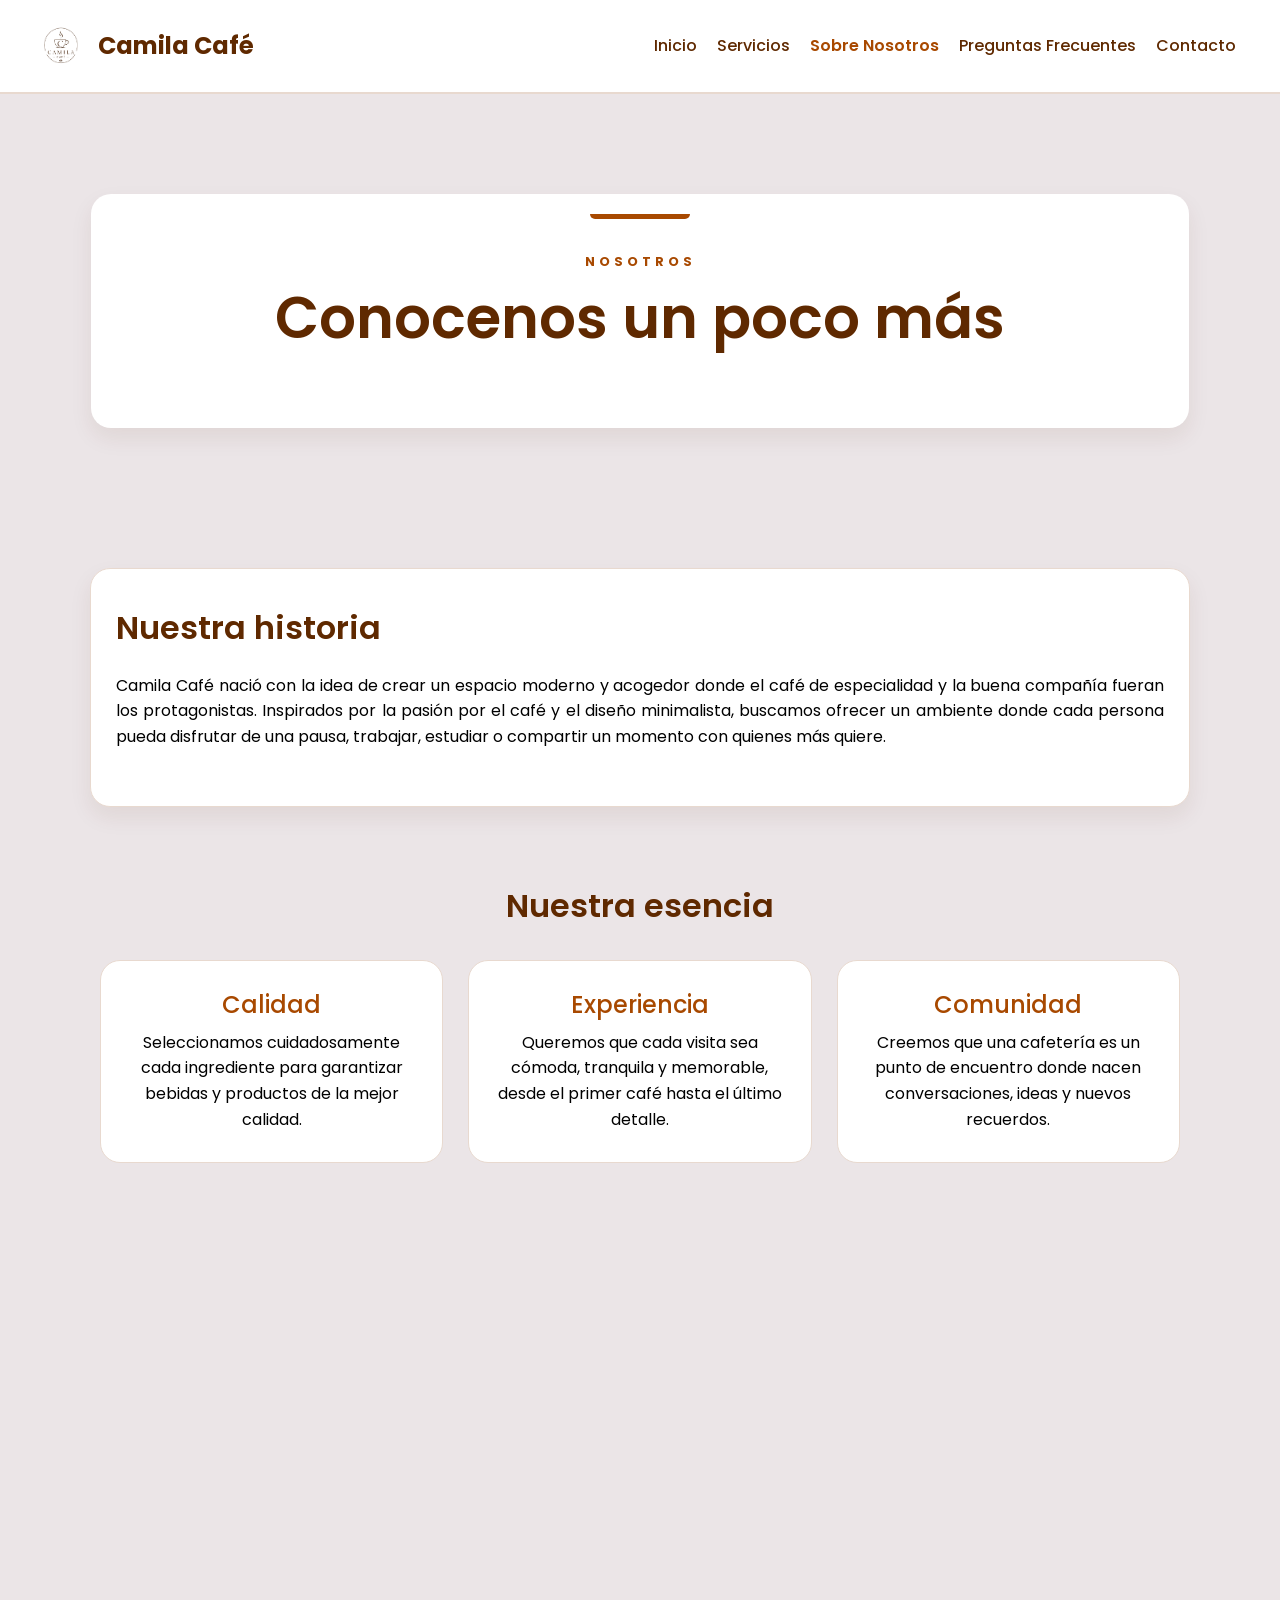
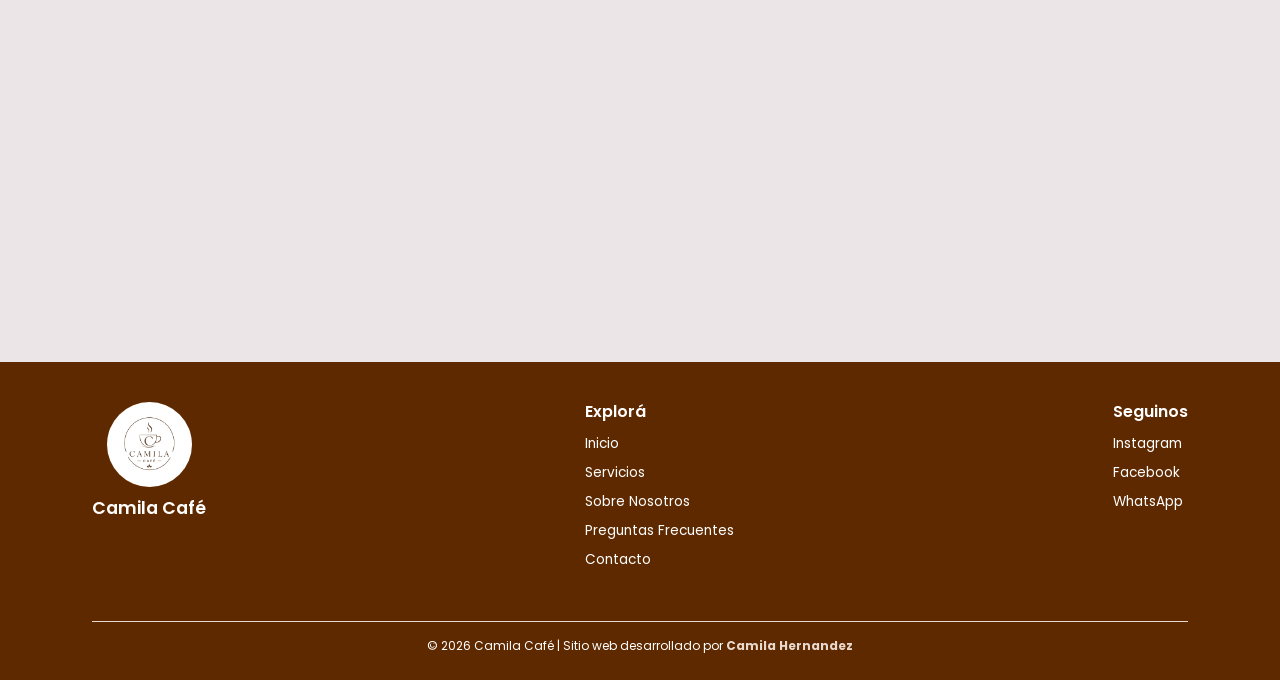
<file: pages/sobre-nosotros.html>
<!DOCTYPE html>
<html lang="es">

<head>
    <meta charset="UTF-8">
    <meta name="viewport" content="width=device-width, initial-scale=1.0">

    <title>Camila Café | Sobre Nosotros</title>

    <!--ICONO FAVICON-->

    <link rel="icon" type="image/png" href="../assets/favicon-96x96.png" sizes="96x96" />
    <link rel="icon" type="image/svg+xml" href="../assets/favicon.svg" />
    <link rel="shortcut icon" href="../assets/favicon.ico" />
    <link rel="apple-touch-icon" sizes="180x180" href="../assets/apple-touch-icon.png" />
    <meta name="apple-mobile-web-app-title" content="Camila Café" />
    <link rel="manifest" href="../assets/site.webmanifest" />

    <!--METAS-->

    <meta name="description"
        content="Conocé la historia y esencia de Camila Café, un espacio cálido creado para disfrutar café de especialidad y pastelería artesanal.">
    <meta name="keywords" content="Camila Café, café de especialidad, cafetería, café, esencia, historia">
    <meta name="author" content="Camila Hernandez">

    <!-- BOOTSTRAP CSS -->
    <link href="https://cdn.jsdelivr.net/npm/bootstrap@5.3.8/dist/css/bootstrap.min.css" rel="stylesheet"
        integrity="sha384-sRIl4kxILFvY47J16cr9ZwB07vP4J8+LH7qKQnuqkuIAvNWLzeN8tE5YBujZqJLB" crossorigin="anonymous">
    <!-- AOS -->

    <link href="https://unpkg.com/aos@2.3.1/dist/aos.css" rel="stylesheet">

    <!-- ANIMATE -->

    <link rel="stylesheet" href="https://cdnjs.cloudflare.com/ajax/libs/animate.css/4.1.1/animate.min.css" />
    <!-- MI CSS -->
    <link rel="stylesheet" href="../styles/style.css">

</head>

<body>
    <!-- ENCABEZADO -->
    <header>

        <!-- NAVBAR BOOTSTRAP -->
        <nav class="navbar navbar-expand-lg navbar-camila">

            <div class="container-fluid">

                <!-- LOGO Y NOMBRE -->
                <a class="navbar-brand logo" href="../index.html">
                    <img src="../assets/logo-camila-cafe-sin-fondo.png" alt="Logo de Camila Café">
                    <span>Camila Café</span>
                </a>

                <!-- BOTÓN HAMBURGUESA -->
                <button class="navbar-toggler" type="button" data-bs-toggle="collapse" data-bs-target="#menuCamila"
                    aria-controls="menuCamila" aria-expanded="false" aria-label="Abrir menú de navegación">

                    <span class="navbar-toggler-icon"></span>

                </button>

                <!-- ENLACES -->
                <div class="collapse navbar-collapse" id="menuCamila">

                    <ul class="navbar-nav ms-auto">

                        <li class="nav-item"><a class="nav-link" href="../index.html">Inicio</a></li>
                        <li class="nav-item"><a class="nav-link" href="../pages/servicios.html">Servicios</a></li>
                        <li class="nav-item"><a class="nav-link active" aria-current="page"
                                href="../pages/sobre-nosotros.html">Sobre Nosotros</a>
                        </li>
                        <li class="nav-item"><a class="nav-link" href="../pages/preguntas.html">Preguntas Frecuentes</a>
                        </li>
                        <li class="nav-item"><a class="nav-link" href="../pages/contacto.html">Contacto</a></li>

                    </ul>

                </div>

            </div>

        </nav>

    </header>

    <!--PAGINA PRINCIPAL-->

    <main>

        <section class="nosotros">

            <div class="contenedor">
                <h1> NOSOTROS</h1>
                <h2> Conocenos un poco más</h2>

            </div>

        </section>

        <section class="historia" data-aos="fade-up" data-aos-duration="500" data-aos-easing="ease-out-cubic">
            <h2 class="animate__animated animate__backInDown animate__slow">Nuestra historia</h2>

            <p>
                Camila Café nació con la idea de crear un espacio moderno y acogedor donde el café de especialidad y la
                buena compañía fueran los protagonistas. Inspirados por la pasión por el café y el diseño minimalista,
                buscamos ofrecer un ambiente donde cada persona pueda disfrutar de una pausa, trabajar, estudiar o
                compartir un momento con quienes más quiere.
            </p>

        </section>

        <section class="esencia">
            <h2> Nuestra esencia</h2>

            <div class="contenedor-esencia">
                <article class="historia-esencia">

                    <h3> Calidad </h3>

                    <p>
                        Seleccionamos cuidadosamente cada ingrediente para garantizar bebidas y productos de la mejor
                        calidad.</p>
                </article>

                <article class="historia-esencia">

                    <h3> Experiencia</h3>
                    <p>Queremos que cada visita sea cómoda, tranquila y memorable, desde el primer café hasta el último
                        detalle.</p>

                </article>

                <article class="historia-esencia">

                    <h3>Comunidad</h3>
                    <p>Creemos que una cafetería es un punto de encuentro donde nacen conversaciones, ideas y nuevos
                        recuerdos.</p>

                </article>
            </div>

        </section>

        <section class="cafeteria" data-aos="fade-up" data-aos-duration="500" data-aos-easing="ease-out-cubic">

            <div class="cafeteria-nosotros">

                <h2>Un espacio pensado para vos</h2>

                <figure>
                    <img src="../assets/interior.png" alt="Interior de Camila Café">
                    <figcaption>
                        Un ambiente cálido, moderno y diseñado para disfrutar cada momento.
                    </figcaption>
                </figure>



            </div>

        </section>


    </main>

    <!-- PIE DE PAGINA-->

    <footer>

        <section class="pie">

            <div class="footerlogo">
                <figure>
                    <img src="../assets/logo-camila-cafe-sin-fondo.png" alt="Logo Camila Café">
                    <figcaption>

                        Camila Café

                    </figcaption>
                </figure>

            </div>

            <div class="footerlinks">
                <h3>Explorá</h3>
                <nav>
                    <ul>
                        <li><a href="../index.html">Inicio</a></li>
                        <li><a href="../pages/servicios.html">Servicios</a></li>
                        <li><a href="../pages/sobre-nosotros.html"> Sobre Nosotros</a></li>
                        <li><a href="../pages/preguntas.html">Preguntas Frecuentes</a></li>
                        <li><a href="../pages/contacto.html">Contacto</a></li>
                    </ul>
                </nav>

            </div>


            <div class="redes-pie">
                <h3>Seguinos</h3>
                <ul>
                    <li><a href="https://www.instagram.com/" target="_blank" rel="noopener noreferrer">Instagram</a>
                    </li>
                    <li><a href="https://www.facebook.com/" target="_blank" rel="noopener noreferrer">Facebook</a></li>
                    <li><a href="https://www.whatsapp.com/" target="_blank" rel="noopener noreferrer">WhatsApp</a></li>
                </ul>

            </div>

            <div class="copy">
                <p>
                    &copy; 2026 Camila Café | Sitio web desarrollado por <strong>Camila Hernandez</strong>
                </p>

            </div>

        </section>


    </footer>

    <!--AOS JS -->

    <script src="https://unpkg.com/aos@2.3.1/dist/aos.js"></script>
    <script>
        AOS.init();
    </script>

    <!-- BOOTSTRAP JS -->
    <script src="https://cdn.jsdelivr.net/npm/bootstrap@5.3.8/dist/js/bootstrap.bundle.min.js"
        integrity="sha384-FKyoEForCGlyvwx9Hj09JcYn3nv7wiPVlz7YYwJrWVcXK/BmnVDxM+D2scQbITxI" crossorigin="anonymous">
        </script>


</body>

</html>
</file>
<file: styles/style.css>
@import url("https://fonts.googleapis.com/css2?family=Poppins:wght@300;400;500;600;700&display=swap");
.beneficio, .favoritos, .calientes,
.frio,
.tortas, .historia-esencia, .ubis {
  background-color: #FFFFFF;
  border: 1px solid #E8D9CF;
  border-radius: 20px;
}

.beneficio, .favoritos, .calientes,
.frio,
.tortas, .ubis {
  transition: transform 300ms ease-out;
}
.beneficio:hover, .favoritos:hover, .calientes:hover,
.frio:hover,
.tortas:hover, .ubis:hover {
  border-color: #A84900;
  transform: translate(0, -10px) scale(1.05, 1.05);
}

* {
  margin: 0;
  padding: 0;
  box-sizing: border-box;
}

body {
  font-family: "Poppins", sans-serif;
  color: #000000;
  background-color: #EBE5E7;
  font-size: 16px;
}

main {
  padding: 20px;
}
main h2 {
  font-size: 2rem;
  font-weight: 600;
  color: #5F2900;
}
main h3 {
  font-size: 1.5rem;
  font-weight: 500;
  color: #A84900;
}
main p {
  font-size: 1rem;
  font-weight: 400;
  line-height: 1.6;
  color: #000000;
}

section {
  padding: 10px;
  margin-bottom: 5px;
}

img {
  max-width: 100%;
  height: auto;
}

header {
  background-color: #FFFFFF;
  border-bottom: 2px solid #E8D9CF;
}

.navbar-camila {
  padding: 1rem 1.5rem;
}
.navbar-camila .navbar-nav {
  gap: 0.25rem;
}
.navbar-camila .nav-link {
  color: #5F2900;
  font-weight: 500;
  padding: 0.75rem 1rem;
  border-radius: 8px;
}
.navbar-camila .nav-link:hover {
  background-color: #E8D9CF;
  color: #A84900;
}
.navbar-camila .nav-link.active {
  color: #A84900;
  font-weight: 600;
}

.logo {
  display: flex;
  align-items: center;
  gap: 0.75rem;
  text-decoration: none;
}
.logo img {
  width: 50px;
  height: auto;
}
.logo span {
  color: #5F2900;
  font-size: 1.5rem;
  font-weight: 700;
  margin: 0;
}

.navbar-toggler {
  border: 1px solid #E8D9CF;
}
.navbar-toggler:focus {
  box-shadow: 0 0 0 0.15rem rgba(95, 41, 0, 0.15);
}

footer {
  background-color: #5F2900;
  color: #FFFFFF;
  padding: 30px 20px 15px;
}
footer ul {
  padding: 0;
  margin: 0;
}
footer li {
  list-style: none;
  margin-bottom: 5px;
}
footer a {
  color: #FFFFFF;
  text-decoration: none;
  font-size: 0.85rem;
}
footer a:hover {
  color: #E8D9CF;
}

.pie {
  display: flex;
  align-items: center;
  flex-direction: column;
  max-width: 1200px;
  width: 90%;
  margin: 0 auto;
  gap: 25px;
}

.footerlogo {
  display: flex;
  align-items: center;
  flex-direction: row;
  justify-content: center;
}
.footerlogo figure {
  margin: 0;
  text-align: center;
}
.footerlogo img {
  width: 85px;
  height: auto;
  background-color: #FFFFFF;
  border-radius: 50%;
  padding: 5px;
}
.footerlogo figcaption {
  margin: 8px 0 0;
  color: #FFFFFF;
  font-size: 1.1rem;
  font-weight: 600;
}

.footerlinks,
.redes-pie {
  text-align: center;
}
.footerlinks h3,
.redes-pie h3 {
  color: #FFFFFF;
  font-size: 1rem;
  font-weight: 600;
  margin-bottom: 10px;
}

.copy {
  width: 100%;
  margin-top: 5px;
  padding-top: 15px;
  border-top: 1px solid #E8D9CF;
  text-align: center;
}
.copy p {
  margin: 0;
  color: #FFFFFF;
  font-size: 0.75rem;
}
.copy strong {
  color: #E8D9CF;
}

@media (min-width: 768px) {
  .pie {
    flex-direction: row;
    justify-content: space-between;
    align-items: flex-start;
    flex-wrap: wrap;
  }
  .footerlogo,
  .footerlinks,
  .redes-pie {
    text-align: left;
  }
  .copy {
    flex-basis: 100%;
  }
}
@media (min-width: 1024px) {
  .pie {
    flex-direction: row;
    justify-content: space-between;
    align-items: flex-start;
    flex-wrap: wrap;
    gap: 40px;
  }
  .footerlogo {
    justify-content: flex-start;
    text-align: left;
  }
  .footerlinks {
    text-align: left;
  }
  .redes-pie {
    text-align: left;
  }
  .copy {
    flex-basis: 100%;
    width: 100%;
  }
}
.titulo-inicio {
  max-width: 1250px;
  margin: 40px auto 60px;
  padding: 20px;
  display: grid;
  grid-template-columns: 1fr;
  gap: 35px;
  align-items: center;
}

.texto-inicio h1 {
  margin-bottom: 20px;
  font-size: 3rem;
  line-height: 1.15;
  font-weight: 600;
  color: #5F2900;
}
.texto-inicio h1 strong {
  color: #A84900;
}
.texto-inicio p {
  margin-bottom: 25px;
}

.imagen-inicio {
  margin: 0;
}
.imagen-inicio img {
  width: 100%;
  height: 280px;
  object-fit: cover;
  border-radius: 20px;
  box-shadow: 0 10px 22px rgba(95, 41, 0, 0.08);
}
.imagen-inicio figcaption {
  margin-top: 8px;
  font-size: 0.75rem;
  font-style: italic;
  color: #555555;
  text-align: right;
}

.porque-elegirnos {
  max-width: 1100px;
  width: 90%;
  margin: 70px auto;
  padding: 35px 25px;
  background-color: #FFFFFF;
  border: 1px solid #E8D9CF;
  border-radius: 20px;
  box-shadow: 0 10px 22px rgba(95, 41, 0, 0.08);
  text-align: center;
}

.encabezado-seccion {
  max-width: 650px;
  margin: 0 auto 45px;
  text-align: center;
}
.encabezado-seccion span {
  display: block;
  margin-bottom: 10px;
  color: #A84900;
  font-size: 0.75rem;
  font-weight: 700;
  letter-spacing: 4px;
  text-transform: uppercase;
}
.encabezado-seccion h2 {
  margin-bottom: 14px;
  font-size: 2.2rem;
  font-weight: 600;
  color: #5F2900;
}
.encabezado-seccion p {
  max-width: 620px;
  margin: 0 auto;
}

.beneficios {
  display: grid;
  grid-template-columns: 1fr;
  gap: 18px;
}

.nuestros-favoritos {
  max-width: 1250px;
  margin: 80px auto;
  padding: 20px;
  display: grid;
  grid-template-areas: "titulo" "favoritos";
  grid-template-columns: 1fr;
  gap: 2rem;
}

.encabezado-favoritos {
  grid-area: titulo;
  margin-bottom: 35px;
  text-align: center;
}

.contenedor-favoritos {
  grid-area: favoritos;
  display: grid;
  grid-template-columns: 1fr;
  gap: 25px;
}

.galeria {
  max-width: 1100px;
  width: 90%;
  margin: 80px auto;
}

.encabezado-galeria {
  margin-bottom: 35px;
  text-align: center;
}
.encabezado-galeria span {
  display: block;
  margin-bottom: 10px;
  color: #A84900;
  font-size: 0.8rem;
  font-weight: 700;
  letter-spacing: 4px;
  text-transform: uppercase;
}
.encabezado-galeria h2 {
  margin-bottom: 12px;
  color: #5F2900;
}
.encabezado-galeria p {
  max-width: 600px;
  margin: 0 auto;
}

#carouselCamila {
  overflow: hidden;
  border-radius: 20px;
  box-shadow: 0 10px 22px rgba(95, 41, 0, 0.08);
}
#carouselCamila .carousel-item img {
  width: 100%;
  height: 300px;
  object-fit: cover;
}

.contenedor {
  display: flex;
  align-items: center;
  flex-direction: column;
  max-width: 1200px;
  width: 90%;
  margin: 70px auto 90px;
  padding: 55px 30px;
  background-color: #FFFFFF;
  border-radius: 20px;
  box-shadow: 0 10px 22px rgba(95, 41, 0, 0.08);
  text-align: center;
  overflow: hidden;
}
.contenedor h1 {
  display: block;
  margin-bottom: 15px;
  color: #A84900;
  font-size: 0.8rem;
  font-weight: 700;
  letter-spacing: 4px;
  text-transform: uppercase;
}
.contenedor h2 {
  margin-bottom: 0;
  color: #5F2900;
  font-size: 2.4rem;
  font-weight: 600;
}
.contenedor::before {
  content: "";
  display: block;
  width: 100px;
  height: 5px;
  margin: -55px auto 35px;
  background-color: #A84900;
  border-radius: 0 0 20px 20px;
}

.cafe-caliente,
.cafe-frio,
.pasteleria {
  max-width: 1200px;
  width: 90%;
  margin: 0 auto 70px;
}
.cafe-caliente h2,
.cafe-frio h2,
.pasteleria h2 {
  margin-bottom: 30px;
  text-align: center;
  color: #5F2900;
}

.contenedor-calientes,
.contenedor-frios,
.contenedor-tortas {
  display: grid;
  grid-template-columns: 1fr;
  gap: 2rem;
}

.historia {
  max-width: 1100px;
  width: 90%;
  margin: 40px auto 70px;
  padding: 40px 25px;
  background-color: #FFFFFF;
  border: 1px solid #E8D9CF;
  border-radius: 20px;
  box-shadow: 0 10px 22px rgba(95, 41, 0, 0.08);
  overflow: hidden;
}
.historia h2 {
  margin-bottom: 25px;
  color: #5F2900;
  text-align: left;
  font-size: 2rem;
}

.esencia {
  max-width: 1100px;
  width: 90%;
  margin: 0 auto 70px;
}
.esencia h2 {
  text-align: center;
  margin-bottom: 35px;
  color: #5F2900;
}

.contenedor-esencia {
  display: flex;
  flex-direction: column;
  gap: 25px;
}

.cafeteria {
  max-width: 1100px;
  width: 90%;
  margin: 0 auto 80px;
}

.cafeteria-nosotros {
  display: flex;
  align-items: center;
  flex-direction: column;
  gap: 25px;
}
.cafeteria-nosotros h2 {
  text-align: center;
}
.cafeteria-nosotros figure {
  margin: 0;
  width: 100%;
}
.cafeteria-nosotros img {
  width: 100%;
  height: 320px;
  object-fit: cover;
  border-radius: 20px;
  box-shadow: 0 10px 22px rgba(95, 41, 0, 0.08);
}
.cafeteria-nosotros figcaption {
  margin-top: 8px;
  font-size: 0.8rem;
  font-style: italic;
  color: #555555;
  text-align: right;
}

.preguntas-frecuentes {
  max-width: 900px;
  width: 90%;
  margin: 0 auto 80px;
}
.preguntas-frecuentes > h2 {
  margin-bottom: 30px;
  color: #5F2900;
  text-align: center;
}

.accordion {
  --bs-accordion-border-color: #E8D9CF;
  --bs-accordion-border-radius: 20px;
}

.contacto {
  margin-bottom: 40px;
}

.informacion {
  max-width: 1100px;
  width: 90%;
  margin: 0 auto 50px;
}
.informacion > h2 {
  margin-bottom: 30px;
  text-align: center;
  color: #5F2900;
}

.texto-info {
  max-width: 600px;
  margin: 0 auto 35px;
  text-align: center;
}

.contenedor-informacion {
  display: flex;
  align-items: center;
  flex-direction: column;
  gap: 20px;
}

.formulario {
  width: 90%;
  max-width: 900px;
  margin: 40px auto 80px;
  padding: 30px 25px;
  background-color: #FFFFFF;
  border: 1px solid #E8D9CF;
  border-radius: 20px;
  box-shadow: 0 10px 22px rgba(95, 41, 0, 0.08);
}
.formulario h2 {
  margin-bottom: 25px;
  color: #5F2900;
  text-align: center;
}
.formulario form {
  display: flex;
  flex-direction: column;
  gap: 20px;
}

.informaciondecontacto {
  display: flex;
  flex-direction: column;
  gap: 8px;
}
.informaciondecontacto label {
  color: #5F2900;
  font-weight: 500;
}
.informaciondecontacto input,
.informaciondecontacto textarea {
  width: 100%;
  padding: 12px 15px;
  border: 1px solid #E8D9CF;
  border-radius: 8px;
  font-family: inherit;
}
.informaciondecontacto textarea {
  resize: vertical;
}

@media (min-width: 768px) {
  .titulo-inicio {
    grid-template-columns: 1fr 1fr;
    gap: 45px;
  }
  .texto-inicio h2 {
    font-size: 3rem;
  }
  .imagen-inicio img {
    height: 350px;
  }
  .porque-elegirnos {
    padding: 45px 40px;
  }
  .beneficios {
    grid-template-columns: repeat(2, 1fr);
  }
  .contenedor-favoritos {
    grid-template-columns: repeat(2, 1fr);
  }
  #carouselCamila .carousel-item img {
    height: 430px;
  }
  .contenedor {
    padding: 65px 50px;
  }
  .contenedor h2 {
    font-size: 3rem;
  }
  .contenedor-calientes,
  .contenedor-frios,
  .contenedor-tortas {
    grid-template-columns: repeat(2, 1fr);
  }
  .contenedor-esencia {
    flex-direction: row;
  }
  .historia p {
    text-align: justify;
  }
  .cafeteria-nosotros img {
    height: 420px;
  }
  .contenedor-informacion {
    flex-direction: row;
    flex-wrap: wrap;
  }
  .informacion > h2 {
    font-size: 2rem;
  }
  .formulario {
    max-width: 800px;
    padding: 40px;
  }
  .formulario form {
    display: grid;
    grid-template-columns: repeat(2, 1fr);
    gap: 20px;
  }
  .informaciondecontacto {
    width: 100%;
  }
  .informaciondecontacto input,
  .informaciondecontacto textarea {
    width: 100%;
  }
  .informaciondecontacto:last-of-type {
    grid-column: 1/-1;
  }
  .boton-formulario {
    grid-column: 1/-1;
    justify-self: center;
  }
}
@media (min-width: 1024px) {
  .titulo-inicio {
    grid-template-columns: 1.1fr 0.9fr;
    gap: 60px;
  }
  .texto-inicio h2 {
    font-size: 3.5rem;
  }
  .imagen-inicio img {
    height: 400px;
  }
  .porque-elegirnos {
    padding: 45px 50px;
  }
  .beneficios {
    grid-template-columns: repeat(3, 1fr);
  }
  .contenedor-favoritos {
    grid-template-columns: repeat(3, 1fr);
  }
  #carouselCamila .carousel-item img {
    height: 520px;
  }
  .contenedor {
    padding: 75px 80px;
  }
  .contenedor h2 {
    font-size: 3.6rem;
  }
  .contenedor-calientes,
  .contenedor-frios,
  .contenedor-tortas {
    grid-template-columns: repeat(3, 1fr);
  }
  .cafeteria-nosotros img {
    height: 500px;
  }
  .contenedor-informacion {
    flex-direction: row;
    flex-wrap: nowrap;
    gap: 30px;
  }
  .formulario {
    max-width: 950px;
    padding: 50px 60px;
  }
  .formulario form {
    column-gap: 35px;
    row-gap: 25px;
  }
  .formulario h2 {
    font-size: 2rem;
    margin-bottom: 30px;
  }
  .informaciondecontacto {
    gap: 10px;
  }
  .informaciondecontacto input,
  .informaciondecontacto textarea {
    padding: 14px 16px;
  }
}
.boton-inicio {
  display: inline-block;
  padding: 12px 24px;
  background-color: #5F2900;
  color: #FFFFFF;
  border: none;
  border-radius: 8px;
  text-decoration: none;
  font-weight: 500;
  cursor: pointer;
}
.boton-inicio:hover {
  background-color: #A84900;
  color: #FFFFFF;
}

.boton-formulario {
  display: inline-block;
  padding: 12px 24px;
  background-color: #FFFFFF;
  color: #5F2900;
  border: none;
  border-radius: 8px;
  text-decoration: none;
  font-weight: 500;
  cursor: pointer;
  align-self: center;
}
.boton-formulario:hover {
  background-color: #A84900;
  color: #FFFFFF;
}

@keyframes efecto-esencia {
  0% {
    transform: scale(1, 1);
  }
  50% {
    transform: scale(1.05, 1.05);
  }
  100% {
    transform: scale(1, 1);
  }
}
.beneficio {
  padding: 26px 24px;
  text-align: center;
}
.beneficio h3 {
  margin-bottom: 8px;
  font-size: 1.05rem;
  font-weight: 500;
  color: #5F2900;
}
.beneficio p {
  margin: 0;
}

.favoritos {
  padding: 1.25rem;
  overflow: hidden;
}
.favoritos figure {
  margin: 0;
}
.favoritos img {
  width: 100%;
  height: 320px;
  object-fit: cover;
  border-radius: 8px;
}
.favoritos figcaption {
  padding: 8px 18px 0;
  font-size: 0.75rem;
  font-style: italic;
  color: #555555;
}

.texto-favoritos {
  padding: 18px;
}
.texto-favoritos h3 {
  margin-bottom: 10px;
  color: #A84900;
  text-align: center;
}
.texto-favoritos p {
  margin: 0;
  text-align: center;
}

.calientes,
.frio,
.tortas {
  overflow: hidden;
  padding: 0;
}
.calientes figure,
.frio figure,
.tortas figure {
  margin: 0;
}
.calientes img,
.frio img,
.tortas img {
  width: 100%;
  height: 280px;
  object-fit: cover;
}
.calientes figcaption,
.frio figcaption,
.tortas figcaption {
  padding: 8px 18px 0;
  font-size: 0.75rem;
  font-style: italic;
  color: #555555;
}
.calientes h3,
.frio h3,
.tortas h3 {
  padding: 15px 18px 0;
  color: #A84900;
  text-align: center;
  font-size: 1.2rem;
}
.calientes p,
.frio p,
.tortas p {
  padding: 0 18px 20px;
  margin: 0;
  text-align: center;
}

.historia-esencia {
  animation-name: efecto-esencia;
  animation-duration: 4s;
  animation-timing-function: ease-in;
  animation-iteration-count: 3;
  flex: 1;
  padding: 30px 25px;
  text-align: center;
}
.historia-esencia h3 {
  margin-bottom: 10px;
  color: #A84900;
}
.historia-esencia p {
  margin: 0;
}

.accordion-item {
  margin-bottom: 15px;
  overflow: hidden;
  border: 1px solid #E8D9CF;
  border-radius: 20px;
}

.accordion-button {
  padding: 20px 25px;
  color: #5F2900;
  background-color: #FFFFFF;
  font-weight: 600;
  box-shadow: none;
}
.accordion-button:not(.collapsed) {
  color: #A84900;
  background-color: #EBE5E7;
  box-shadow: none;
}
.accordion-button:focus {
  border-color: #E8D9CF;
  box-shadow: none;
}

.accordion-body {
  padding: 20px 25px;
  background-color: #FFFFFF;
}

.ubis {
  flex: 1;
  width: 100%;
  padding: 30px 25px;
  text-align: center;
}
.ubis h3 {
  margin-bottom: 12px;
  color: #A84900;
  font-size: 1.15rem;
}
.ubis p {
  margin: 0;
  font-size: 0.95rem;
}

@media (min-width: 768px) {
  .favoritos img {
    height: 340px;
  }
  .calientes img,
  .frio img,
  .tortas img {
    height: 320px;
  }
  .preguntas-frecuentes {
    width: 85%;
    max-width: 800px;
    margin-bottom: 70px;
  }
  .preguntas-frecuentes > h2 {
    font-size: 2rem;
  }
  .accordion-button {
    padding: 20px 22px;
    font-size: 1rem;
  }
  .accordion-body {
    padding: 20px 22px;
    font-size: 0.95rem;
  }
}
@media (min-width: 1024px) {
  .favoritos img {
    height: 360px;
  }
  .calientes img,
  .frio img,
  .tortas img {
    height: 350px;
  }
  .preguntas-frecuentes {
    max-width: 900px;
    width: 80%;
    margin-bottom: 90px;
  }
  .preguntas-frecuentes > h2 {
    font-size: 2.2rem;
    margin-bottom: 35px;
  }
  .accordion-button {
    padding: 22px 25px;
    font-size: 1.05rem;
  }
  .accordion-body {
    padding: 22px 25px;
    font-size: 1rem;
  }
  .ubis {
    min-width: 0;
    padding: 35px 30px;
  }
}

/*# sourceMappingURL=style.css.map */
</file>
